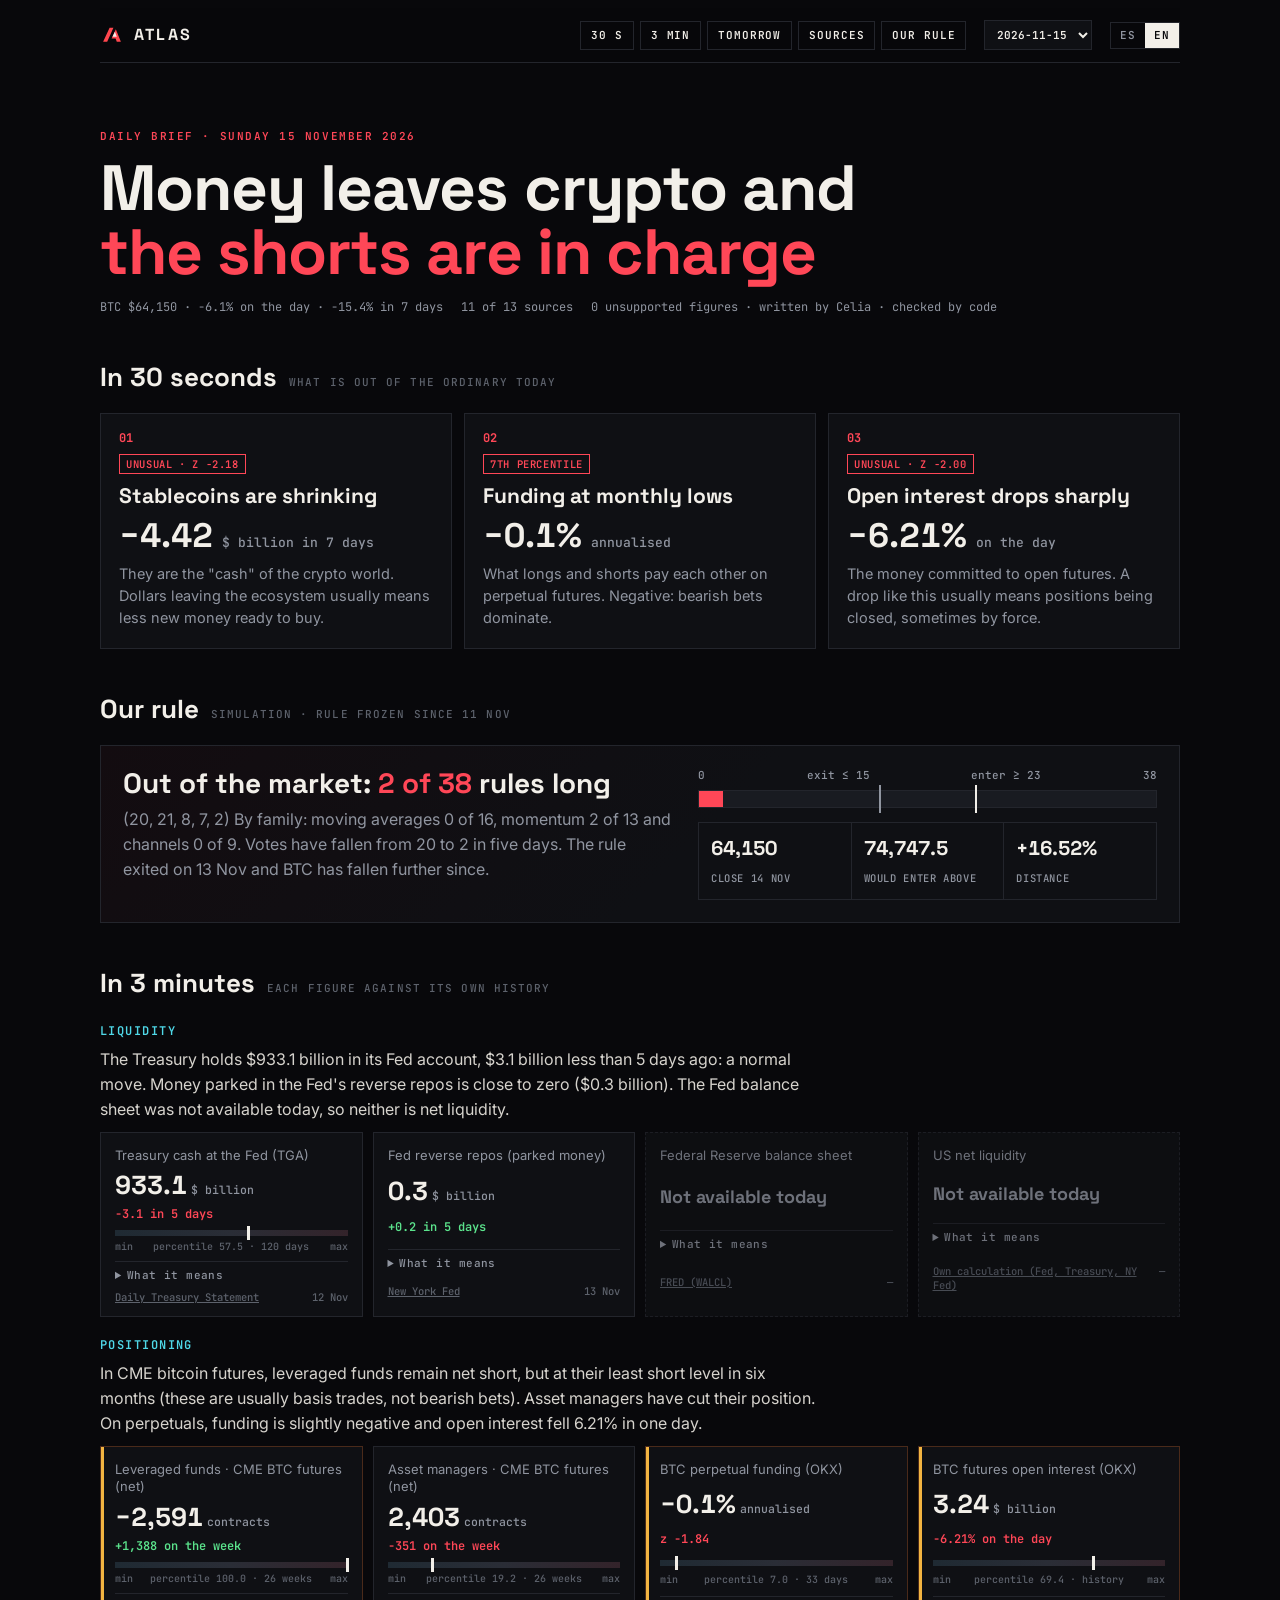
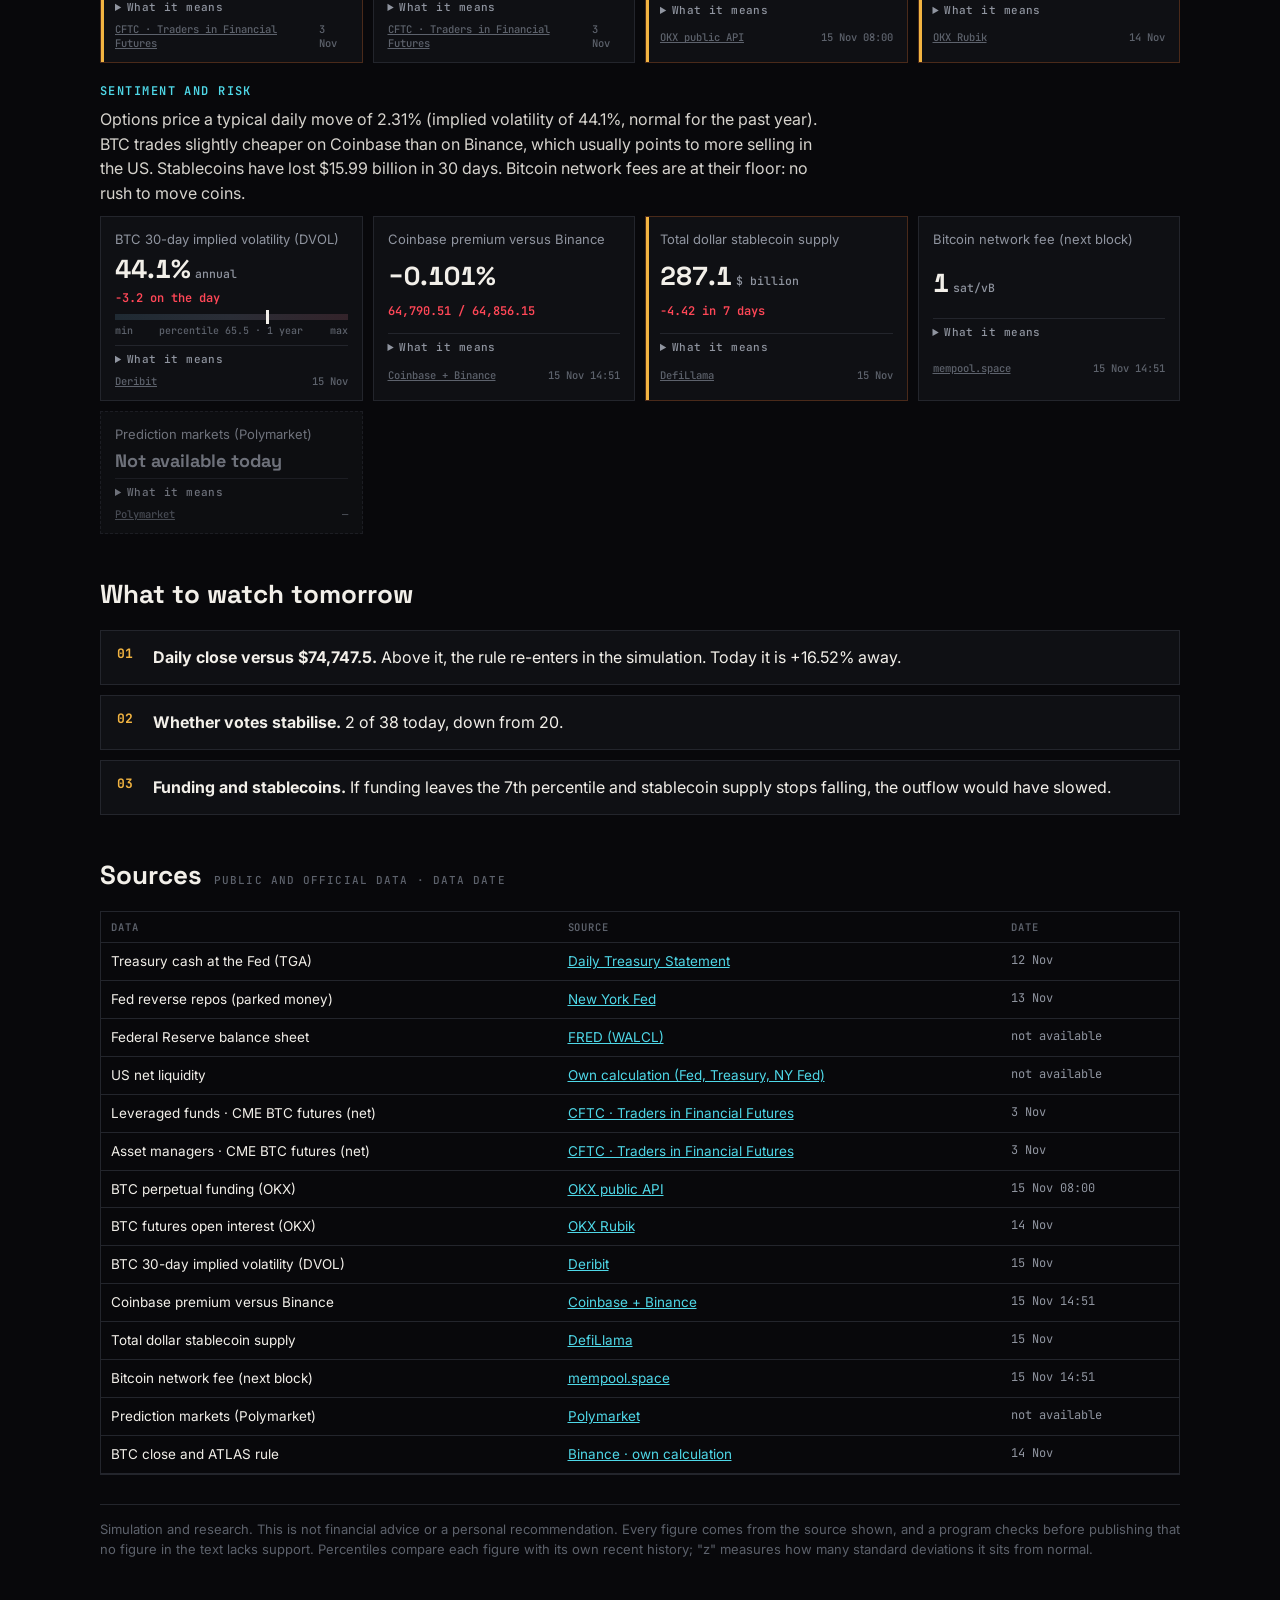
<file: parte/index.html>
<!doctype html><html lang="en"><meta charset="utf-8"><meta name="viewport" content="width=device-width,initial-scale=1">
<title>Parte ATLAS</title><link rel="icon" href="../office/mark-1.svg">
<meta name="claude:viewport-fit-sides" content="cover">
<link rel="preconnect" href="https://fonts.googleapis.com">
<link rel="stylesheet" href="https://fonts.googleapis.com/css2?family=Space+Grotesk:wght@500;700&family=Inter:wght@400;500;600&family=JetBrains+Mono:wght@400;600&display=swap">
<style>
/* Parte diario: columna de lectura con tres niveles (30 s, 3 min, a fondo). Tarjetas de dato con barra de percentil frente a su propio historial. Ambientación oscura única, a juego con la web nueva. */
:root{
  --bg:#08080b; --panel:#0f1014; --panel2:#14161b; --line:#23252c; --fg:#f2efe9; --mute:#9095a0; --dim:#5d626c;
  --red:#ff4757; --cyan:#4fd8e8; --amber:#f2b441; --ok:#5be38c;
  --f-d:"Space Grotesk","Helvetica Neue",Arial,sans-serif; --f-b:Inter,"Helvetica Neue",Arial,sans-serif; --f-m:"JetBrains Mono",ui-monospace,Consolas,monospace;
  color-scheme:dark;
}
*{box-sizing:border-box}
html,body{background:var(--bg);color:var(--fg)}
body{font-family:var(--f-b);font-size:16px;line-height:1.55;padding-left:max(16px,env(safe-area-inset-left,0px));padding-right:max(16px,env(safe-area-inset-right,0px));padding-block:0 48px}
.wrap{max-width:1080px;margin:0 auto;display:grid;gap:40px}
a{color:var(--cyan)}
.mono{font-family:var(--f-m);letter-spacing:.04em}
/* cabecera */
.top{position:sticky;top:env(safe-area-inset-top,0px);z-index:5;background:rgba(8,8,11,.92);backdrop-filter:blur(6px);border-bottom:1px solid var(--line);display:flex;flex-wrap:wrap;gap:8px 18px;align-items:center;padding-block:12px}
body::before{content:"";position:fixed;inset:0 0 auto;height:env(safe-area-inset-top,0px);z-index:10;background:var(--bg)}
.brand{display:flex;align-items:center;gap:10px;font-family:var(--f-d);font-weight:700;letter-spacing:.14em;margin-right:auto}
.brand img{width:24px;height:24px}
.nav{display:flex;gap:6px}
.nav a{font:600 11px/1 var(--f-m);letter-spacing:.08em;text-transform:uppercase;color:var(--fg);text-decoration:none;padding:8px 10px;border:1px solid var(--line)}
.nav a:hover,.nav a:focus-visible{border-color:var(--red);outline:none}
.chip{font:600 10.5px/1 var(--f-m);letter-spacing:.08em;text-transform:uppercase;padding:6px 8px;border:1px solid #5a1820;color:var(--red)}
/* portada del parte */
.hero{display:grid;gap:14px;padding-top:28px}
.eyebrow{font:600 11px/1 var(--f-m);letter-spacing:.14em;color:var(--red);text-transform:uppercase}
h1{font-family:var(--f-d);font-weight:700;font-size:clamp(34px,6vw,64px);line-height:1;margin:0;letter-spacing:-.015em;text-wrap:balance}
h1 em{font-style:normal;color:var(--red)}
.meta{font-family:var(--f-m);font-size:12px;color:var(--mute);display:flex;flex-wrap:wrap;gap:6px 18px}
h2{font-family:var(--f-d);font-weight:700;font-size:26px;margin:0;display:flex;align-items:baseline;gap:12px;text-wrap:balance}
h2 small{font:500 11px/1 var(--f-m);color:var(--dim);letter-spacing:.1em;text-transform:uppercase}
section{display:grid;gap:16px;scroll-margin-top:72px}
/* 30 segundos */
.three{display:grid;grid-template-columns:repeat(3,minmax(0,1fr));gap:12px}
.key{background:var(--panel);border:1px solid var(--line);padding:18px;display:grid;gap:10px;align-content:start;min-width:0;position:relative}
.key .n{font:700 12px/1 var(--f-m);color:var(--red)}
.key h3{font-family:var(--f-d);font-size:21px;line-height:1.15;margin:0;text-wrap:balance}
.key .big{font-family:var(--f-d);font-weight:700;font-size:34px;line-height:1;font-variant-numeric:tabular-nums}
.key .big small{font:500 13px var(--f-m);color:var(--mute)}
.key p{margin:0;color:var(--mute);font-size:14.5px}
.tag{font:600 10.5px/1 var(--f-m);letter-spacing:.06em;padding:4px 6px;border:1px solid currentColor;justify-self:start;text-transform:uppercase}
.tag.neg{color:var(--red)}.tag.pos{color:var(--ok)}.tag.neu{color:var(--amber)}
/* regla */
.rule{display:grid;grid-template-columns:minmax(0,1.2fr) minmax(0,1fr);gap:24px;border:1px solid var(--line);background:linear-gradient(135deg,#130c10,var(--panel) 55%);padding:22px}
.rule .state{font-family:var(--f-d);font-weight:700;font-size:28px;line-height:1.1}
.rule .state b{color:var(--red)}
.rule p{margin:8px 0 0;color:var(--mute)}
.gauge{display:grid;gap:8px;align-content:center}
.gbar{position:relative;height:18px;background:#191b21;border:1px solid var(--line)}
.gbar .fill{position:absolute;inset:0 auto 0 0;background:var(--red)}
.gbar .mk{position:absolute;top:-6px;bottom:-6px;width:2px;background:var(--fg)}
.gbar .mk.x{background:var(--mute)}
.glab{display:flex;justify-content:space-between;font:500 11px var(--f-m);color:var(--mute)}
.lvl{display:grid;grid-template-columns:repeat(3,minmax(0,1fr));gap:1px;background:var(--line);border:1px solid var(--line);margin-top:6px}
.lvl div{background:var(--panel);padding:10px 12px;min-width:0}
.lvl b{display:block;font-family:var(--f-d);font-size:20px;font-variant-numeric:tabular-nums}
.lvl span{font:500 10.5px var(--f-m);color:var(--mute);text-transform:uppercase;letter-spacing:.06em}
/* 3 minutos */
.block{display:grid;gap:10px}
.block h3{font:600 12px/1 var(--f-m);letter-spacing:.12em;text-transform:uppercase;color:var(--cyan);margin:6px 0 0}
.block .prose{margin:0;max-width:72ch;color:#d6d3cd}
.cards{display:grid;grid-template-columns:repeat(auto-fill,minmax(240px,1fr));gap:10px}
.card{background:var(--panel);border:1px solid var(--line);padding:14px 14px 12px;display:grid;gap:8px;min-width:0}
.card .lb{font-size:13px;color:var(--mute);line-height:1.35}
.card .v{font-family:var(--f-d);font-weight:700;font-size:26px;line-height:1;font-variant-numeric:tabular-nums}
.card .v small{font:500 11.5px var(--f-m);color:var(--mute);margin-left:4px}
.card .ch{font:600 12px var(--f-m)}
.card .ch.neg{color:var(--red)}.card .ch.pos{color:var(--ok)}.card .ch.neu{color:var(--mute)}
.pct{display:grid;gap:4px}
.pct .bar{position:relative;height:6px;background:linear-gradient(90deg,#1f2a33,#2a2d36 50%,#33232a)}
.pct .bar i{position:absolute;top:-4px;width:3px;height:14px;background:var(--fg)}
.pct .pl{display:flex;justify-content:space-between;font:500 10px var(--f-m);color:var(--dim)}
.card .src{font:500 10.5px var(--f-m);color:var(--dim);display:flex;justify-content:space-between;gap:8px}
.card .src a{color:var(--dim)}
.card.na{border-style:dashed;opacity:.75}
.card.flag{border-color:#4a2a1a;box-shadow:inset 3px 0 0 var(--amber)}
details.more{border-top:1px solid var(--line);padding-top:6px}
details.more summary{cursor:pointer;font:500 11px var(--f-m);color:var(--mute);letter-spacing:.04em}
details.more p{margin:6px 0 0;font-size:13px;color:var(--mute)}
/* vigilar y fuentes */
.watch{display:grid;gap:10px;counter-reset:w}
.watch li{list-style:none;border:1px solid var(--line);padding:14px 16px 14px 52px;position:relative;background:var(--panel)}
.watch li::before{counter-increment:w;content:counter(w,decimal-leading-zero);position:absolute;left:16px;top:14px;font:700 13px var(--f-m);color:var(--amber)}
.watch ul{padding:0;margin:0;display:grid;gap:10px}
.srcs{width:100%;border-collapse:collapse;font-size:13.5px}
.srcs th,.srcs td{text-align:left;padding:8px 10px;border-bottom:1px solid var(--line);vertical-align:top}
.srcs th{font:600 10.5px var(--f-m);color:var(--dim);letter-spacing:.08em;text-transform:uppercase}
.srcs td.d{font-family:var(--f-m);font-size:12px;color:var(--mute);white-space:nowrap}
.tw{overflow-x:auto;border:1px solid var(--line)}
span[lang]{display:contents}
.lvl b span{font:inherit;color:inherit;text-transform:none;letter-spacing:inherit}
html[data-lang="en"] [lang="es"],html:not([data-lang="en"]) [lang="en"]{display:none!important}
.lang{display:flex;border:1px solid var(--line)}
.lang button{font:600 11px/1 var(--f-m);letter-spacing:.08em;padding:7px 9px;background:none;color:var(--mute);border:0;cursor:pointer}
.lang button[aria-pressed="true"]{background:var(--fg);color:var(--bg)}
.lang button:focus-visible{outline:2px solid var(--cyan);outline-offset:1px}
.disc{font-size:13px;color:var(--dim);border-top:1px solid var(--line);padding-top:14px}
@media (max-width:820px){.three{grid-template-columns:minmax(0,1fr)}.rule{grid-template-columns:minmax(0,1fr)}.nav{display:none}}
@media (max-width:420px){.lvl{grid-template-columns:minmax(0,1fr)}}
.daysel select{font:600 11px var(--f-m);background:var(--panel);color:var(--fg);border:1px solid var(--line);padding:6px 8px}
.sr{position:absolute;width:1px;height:1px;overflow:hidden;clip:rect(0 0 0 0)}
</style>
<script>
// Copia del último parte para la vista previa sin servidor. En la web se usan parte.json y datos.json.
window.PARTE_EMBED = {
 "schema": "atlas-parte/1",
 "date": "2026-11-15",
 "es": {
  "headline": "Sale dinero de cripto y *mandan los cortos*",
  "keys": [
   {
    "fact": "stablecoins",
    "title": "Las stablecoins se encogen",
    "text": "Son el «efectivo» del mundo cripto. Que salgan dólares del ecosistema suele significar menos dinero nuevo dispuesto a comprar."
   },
   {
    "fact": "funding",
    "title": "La financiación, en mínimos del mes",
    "text": "Es lo que se pagan largos y cortos en los futuros sin vencimiento. Negativa: dominan las apuestas bajistas."
   },
   {
    "fact": "open_interest",
    "title": "El interés abierto cae de golpe",
    "text": "Es el dinero comprometido en futuros abiertos. Una caída así suele indicar posiciones que se cierran, a veces a la fuerza."
   }
  ],
  "blocks": {
   "liquidity": "El Tesoro tiene 933,1 mil millones de dólares en su cuenta de la Fed, 3,1 mil millones menos que hace 5 días: un movimiento normal. El dinero aparcado en los repos inversos de la Fed está casi a cero (0,3 mil millones). El balance de la Fed no estuvo disponible hoy, así que tampoco la liquidez neta.",
   "positioning": "En los futuros de BTC de CME, los fondos apalancados siguen netos cortos, pero en su nivel menos corto del último medio año (suelen ser arbitrajes, no apuestas bajistas). Las gestoras de activos han reducido su posición. En los perpetuos, la financiación está ligeramente negativa y el interés abierto ha caído un 6,21 % en un día.",
   "sentiment": "Las opciones descuentan un movimiento diario típico de 2,31 % (volatilidad implícita del 44,1 %, normal para el último año). BTC cotiza algo más barato en Coinbase que en Binance: suele indicar más venta en EE. UU. Las stablecoins pierden 15,99 mil millones en 30 días. Las comisiones de la red Bitcoin están en mínimos: poca prisa por mover monedas.",
   "rule": "Los votos han caído en cinco días de 20 a 2. La regla salió el 13-nov y desde entonces BTC ha caído más."
  },
  "watch": [
   "**Cierre diario frente a 74.747,5 $.** Por encima, la regla vuelve a entrar en la simulación. Hoy está a +16,52 %.",
   "**Si los votos se estabilizan.** Hoy 2 de 38, viniendo de 20.",
   "**Financiación y stablecoins.** Si la financiación sale del percentil 7 y la oferta de stablecoins deja de bajar, se habría frenado la salida de dinero."
  ]
 },
 "en": {
  "headline": "Money leaves crypto and *the shorts are in charge*",
  "keys": [
   {
    "fact": "stablecoins",
    "title": "Stablecoins are shrinking",
    "text": "They are the \"cash\" of the crypto world. Dollars leaving the ecosystem usually means less new money ready to buy."
   },
   {
    "fact": "funding",
    "title": "Funding at monthly lows",
    "text": "What longs and shorts pay each other on perpetual futures. Negative: bearish bets dominate."
   },
   {
    "fact": "open_interest",
    "title": "Open interest drops sharply",
    "text": "The money committed to open futures. A drop like this usually means positions being closed, sometimes by force."
   }
  ],
  "blocks": {
   "liquidity": "The Treasury holds $933.1 billion in its Fed account, $3.1 billion less than 5 days ago: a normal move. Money parked in the Fed's reverse repos is close to zero ($0.3 billion). The Fed balance sheet was not available today, so neither is net liquidity.",
   "positioning": "In CME bitcoin futures, leveraged funds remain net short, but at their least short level in six months (these are usually basis trades, not bearish bets). Asset managers have cut their position. On perpetuals, funding is slightly negative and open interest fell 6.21% in one day.",
   "sentiment": "Options price a typical daily move of 2.31% (implied volatility of 44.1%, normal for the past year). BTC trades slightly cheaper on Coinbase than on Binance, which usually points to more selling in the US. Stablecoins have lost $15.99 billion in 30 days. Bitcoin network fees are at their floor: no rush to move coins.",
   "rule": "Votes have fallen from 20 to 2 in five days. The rule exited on 13 Nov and BTC has fallen further since."
  },
  "watch": [
   "**Daily close versus $74,747.5.** Above it, the rule re-enters in the simulation. Today it is +16.52% away.",
   "**Whether votes stabilise.** 2 of 38 today, down from 20.",
   "**Funding and stablecoins.** If funding leaves the 7th percentile and stablecoin supply stops falling, the outflow would have slowed."
  ]
 }
};
window.DATOS_EMBED = {
 "schema": "atlas-parte-datos/1",
 "generated_utc": "2026-11-15T14:51:00+00:00",
 "sources_ok": "11/13",
 "errors": {
  "fed_balance": "HTTPError 503",
  "polymarket": "HTTPError 406"
 },
 "facts": [
  {
   "id": "tga",
   "value": 933.1,
   "unit": "bn",
   "asof": "2026-11-12",
   "change_5d": -3.1,
   "z_change_5d": -0.08,
   "percentile_120d": 57.5
  },
  {
   "id": "rrp",
   "value": 0.3,
   "unit": "bn",
   "asof": "2026-11-13",
   "change_5d": 0.2
  },
  {
   "id": "cftc_lev",
   "value": -2591,
   "unit": "contracts",
   "asof": "2026-11-03",
   "change_1w": 1388,
   "percentile_26w": 100.0
  },
  {
   "id": "cftc_am",
   "value": 2403,
   "unit": "contracts",
   "asof": "2026-11-03",
   "change_1w": -351,
   "percentile_26w": 19.2
  },
  {
   "id": "funding",
   "value": -0.0,
   "unit": "% / 8h",
   "asof": "2026-11-15 08:00",
   "annualized_pct": -0.1,
   "percentile_33d": 7.0,
   "z": -1.84
  },
  {
   "id": "open_interest",
   "value": 3.24,
   "unit": "bn",
   "asof": "2026-11-14",
   "change_1d_pct": -6.21,
   "z_change_1d": -2.0,
   "percentile_hist": 69.4
  },
  {
   "id": "dvol",
   "value": 44.1,
   "unit": "%",
   "asof": "2026-11-15",
   "change_1d": -3.2,
   "percentile_1y": 65.5,
   "move_1d_pct": 2.31
  },
  {
   "id": "coinbase_premium",
   "value": -0.101,
   "unit": "%",
   "asof": "2026-11-15 14:51",
   "coinbase": 64790.51,
   "binance": 64856.15
  },
  {
   "id": "stablecoins",
   "value": 287.1,
   "unit": "bn",
   "asof": "2026-11-15",
   "change_7d": -4.42,
   "change_30d": -15.99,
   "z_change_7d": -2.18
  },
  {
   "id": "btc_fees",
   "value": 1,
   "unit": "sat/vB",
   "asof": "2026-11-15 14:51",
   "hour_fee": 1
  },
  {
   "id": "btc_price",
   "value": 64150.0,
   "unit": "USD",
   "asof": "2026-11-14",
   "change_1d_pct": -6.1,
   "change_7d_pct": -15.44
  },
  {
   "id": "atlas_rule",
   "value": "2/38",
   "unit": "rules",
   "asof": "2026-11-14",
   "in_market": false,
   "votes_last5": [
    20,
    21,
    8,
    7,
    2
   ],
   "entry_level": 74747.5,
   "entry_distance_pct": 16.52,
   "exit_level": 73023.2,
   "exit_distance_pct": 13.83,
   "families": {
    "media": {
     "long": 0,
     "total": 16
    },
    "momentum": {
     "long": 2,
     "total": 13
    },
    "canal": {
     "long": 0,
     "total": 9
    }
   }
  }
 ],
 "unusual": [
  {
   "id": "cftc_lev",
   "metric": "percentile_26w",
   "percentile": 100.0
  },
  {
   "id": "stablecoins",
   "metric": "z_change_7d",
   "z": -2.18
  },
  {
   "id": "funding",
   "metric": "percentile_33d",
   "percentile": 7.0
  },
  {
   "id": "open_interest",
   "metric": "z_change_1d",
   "z": -2.0
  }
 ]
};
</script>
<div class="wrap">
  <header class="top">
    <div class="brand"><img src="../office/mark-1.svg" alt="" width="24" height="24">ATLAS</div>
    <nav class="nav" aria-label="Niveles de lectura"><a href="#s30">30 s</a><a href="#s3m">3 min</a><a href="#vigilar" data-t="nav_watch"></a><a href="../office/evidence.html" id="evidence-link" data-t="nav_src"></a><a href="../office/simulation.html" id="rule-link">Our rule</a></nav>
    <label class="daysel"><span class="sr" data-t="archive"></span><select id="day" aria-label="Archivo"></select></label>
    <div class="lang" role="group" aria-label="Idioma / Language"><button type="button" id="bES">ES</button><button type="button" id="bEN">EN</button></div>
  </header>

  <div class="hero">
    <div class="eyebrow" id="eyebrow"></div>
    <h1 id="headline"></h1>
    <div class="meta" id="meta"></div>
  </div>

  <section id="s30"><h2><span data-t="h30"></span> <small data-t="h30s"></small></h2><div class="three" id="keys"></div></section>

  <section id="regla"><h2><span data-t="hrule"></span> <small data-t="hrules"></small></h2>
    <div class="rule">
      <div><div class="state" id="ruleState"></div><p id="ruleText"></p></div>
      <div class="gauge">
        <div class="glab"><span>0</span><span data-t="exit15"></span><span data-t="enter23"></span><span>38</span></div>
        <div class="gbar" id="gbar" role="img"><span class="fill" id="gfill"></span><i class="mk x" style="left:39.5%"></i><i class="mk" style="left:60.5%"></i></div>
        <div class="lvl" id="lvl"></div>
      </div>
    </div>
  </section>

  <section id="s3m"><h2><span data-t="h3m"></span> <small data-t="h3ms"></small></h2>
    <div class="block"><h3 data-t="liq"></h3><p class="prose" id="b-liquidity"></p><div class="cards" id="c-liq"></div></div>
    <div class="block"><h3 data-t="pos"></h3><p class="prose" id="b-positioning"></p><div class="cards" id="c-pos"></div></div>
    <div class="block"><h3 data-t="sen"></h3><p class="prose" id="b-sentiment"></p><div class="cards" id="c-sen"></div></div>
  </section>

  <section id="vigilar"><h2 data-t="hwatch"></h2><div class="watch"><ul id="watch"></ul></div></section>

  <section id="fuentes"><h2><span data-t="hsrc"></span> <small data-t="hsrcs"></small></h2>
    <div class="tw"><table class="srcs"><thead><tr><th data-t="th1"></th><th data-t="th2"></th><th data-t="th3"></th></tr></thead><tbody id="srcs"></tbody></table></div>
    <p class="disc" data-t="disc"></p>
  </section>
</div>

<script>
/* ATLAS · Parte diario. Plantilla única: lee parte.json (texto de Celia, ES/EN) y datos.json (cifras de las fuentes).
   Archivo: ?d=AAAA-MM-DD carga archivo/AAAA-MM-DD/. La lista de días sale de index.json.
   Las cifras de las tarjetas las formatea este código a partir de datos.json, nunca el texto del modelo. */
const T = {
  es:{nav_watch:"Mañana",nav_src:"Fuentes",archive:"Archivo",h30:"En 30 segundos",h30s:"lo que se sale de lo normal hoy",hrule:"Nuestra regla",hrules:"simulación · regla congelada desde el 11-nov",
      exit15:"sale ≤ 15",enter23:"entra ≥ 23",h3m:"En 3 minutos",h3ms:"cada dato frente a su propio historial",liq:"Liquidez",pos:"Posicionamiento",sen:"Sentimiento y riesgo",
      hwatch:"Qué vigilar mañana",hsrc:"Fuentes",hsrcs:"datos públicos y oficiales · fecha del dato",th1:"Dato",th2:"Fuente",th3:"Fecha",
      disc:"Simulación e investigación. No es asesoramiento financiero ni una recomendación personal. Cada cifra procede de la fuente indicada y un programa comprueba antes de publicar que ninguna cifra del texto carece de respaldo. Los percentiles comparan el dato con su propio historial reciente; «z» mide cuántas desviaciones típicas se aleja de lo normal.",
      eyebrow:d=>"Parte diario · "+d, sources:(a,b)=>`${a} de ${b} fuentes`, checked:"0 cifras sin respaldo · escrito por Celia · auditado por código",
      out:"Fuera del mercado", in:"Dentro del mercado", rulesLong:"reglas en largo", close:"cierre", enterAbove:"entraría por encima", exitBelow:"saldría en o por debajo", dist:"distancia",
      na:"Hoy no disponible", what:"Qué significa", min:"mín.", max:"máx.", pct:"percentil", unusualZ:"Inusual · z", pctTag:p=>`Percentil ${p}`, ruleRow:"Cierre de BTC y regla ATLAS", own:"Binance · cálculo propio", naShort:"no disponible", locale:"es-ES"},
  en:{nav_watch:"Tomorrow",nav_src:"Sources",archive:"Archive",h30:"In 30 seconds",h30s:"what is out of the ordinary today",hrule:"Our rule",hrules:"simulation · rule frozen since 11 Nov",
      exit15:"exit ≤ 15",enter23:"enter ≥ 23",h3m:"In 3 minutes",h3ms:"each figure against its own history",liq:"Liquidity",pos:"Positioning",sen:"Sentiment and risk",
      hwatch:"What to watch tomorrow",hsrc:"Sources",hsrcs:"public and official data · data date",th1:"Data",th2:"Source",th3:"Date",
      disc:"Simulation and research. This is not financial advice or a personal recommendation. Every figure comes from the source shown, and a program checks before publishing that no figure in the text lacks support. Percentiles compare each figure with its own recent history; \"z\" measures how many standard deviations it sits from normal.",
      eyebrow:d=>"Daily brief · "+d, sources:(a,b)=>`${a} of ${b} sources`, checked:"0 unsupported figures · written by Celia · checked by code",
      out:"Out of the market", in:"In the market", rulesLong:"rules long", close:"close", enterAbove:"would enter above", exitBelow:"would exit at or below", dist:"distance",
      na:"Not available today", what:"What it means", min:"min", max:"max", pct:"percentile", unusualZ:"Unusual · z", pctTag:p=>`${p}th percentile`, ruleRow:"BTC close and ATLAS rule", own:"Binance · own calculation", naShort:"not available", locale:"en-GB"}
};
// Definición de cada tarjeta: etiqueta, cifra principal, variación, percentil, fuente y explicación (ES/EN)
const CARDS = {
  tga:{g:"c-liq",lb:["Saldo del Tesoro en la Fed (TGA)","Treasury cash at the Fed (TGA)"],v:f=>[f.value,1],u:["mil millones $","$ billion"],ch:f=>f.change_5d!=null&&[f.change_5d,1,["en 5 días","in 5 days"]],p:"percentile_120d",pl:["120 días","120 days"],src:"Daily Treasury Statement",url:"https://fiscaldata.treasury.gov/datasets/daily-treasury-statement/",m:["Si sube, el Tesoro retira liquidez del sistema; si baja, la inyecta.","When it rises, the Treasury drains liquidity from the system; when it falls, it adds it."]},
  rrp:{g:"c-liq",lb:["Repos inversos de la Fed (dinero aparcado)","Fed reverse repos (parked money)"],v:f=>[f.value,1],u:["mil millones $","$ billion"],ch:f=>f.change_5d!=null&&[f.change_5d,1,["en 5 días","in 5 days"]],src:["Fed de Nueva York","New York Fed"],url:"https://www.newyorkfed.org/markets/desk-operations/reverse-repo",m:["Dinero de fondos monetarios aparcado en la Fed. Si baja, ese dinero vuelve a circular.","Money market fund cash parked at the Fed. When it falls, that money flows back into markets."]},
  fed_balance:{g:"c-liq",lb:["Balance de la Reserva Federal","Federal Reserve balance sheet"],v:f=>[f.value,3],u:["billones $","$ trillion"],ch:f=>f.change_1w!=null&&[f.change_1w,1,["mil millones en la semana","billion on the week"]],src:"FRED (WALCL)",url:"https://fred.stlouisfed.org/series/WALCL",m:["Si el balance encoge, sale liquidez del sistema.","When the balance sheet shrinks, liquidity leaves the system."]},
  net_liquidity:{g:"c-liq",lb:["Liquidez neta en EE. UU.","US net liquidity"],v:f=>[f.value,3],u:["billones $","$ trillion"],ch:f=>f.change_1w!=null&&[f.change_1w,1,["mil millones en la semana","billion on the week"]],p:"percentile_60w",pl:["60 semanas","60 weeks"],src:["Cálculo propio (Fed, Tesoro, NY Fed)","Own calculation (Fed, Treasury, NY Fed)"],url:"https://fred.stlouisfed.org/series/WALCL",m:["Balance de la Fed menos la cuenta del Tesoro y los repos inversos. Muy seguido por fondos macro.","Fed balance sheet minus Treasury cash and reverse repos. Closely watched by macro funds."]},
  cftc_lev:{g:"c-pos",lb:["Fondos apalancados · futuros BTC CME (neto)","Leveraged funds · CME BTC futures (net)"],v:f=>[f.value,0],u:["contratos","contracts"],ch:f=>[f.change_1w,0,["en la semana","on the week"]],p:"percentile_26w",pl:["26 semanas","26 weeks"],src:"CFTC · Traders in Financial Futures",url:"https://www.cftc.gov/MarketReports/CommitmentsofTraders/index.htm",m:["Suelen ser fondos que arbitran la base: un neto corto no es necesariamente una apuesta bajista.","Usually basis-trading funds: a net short is not necessarily a bearish bet."]},
  cftc_am:{g:"c-pos",lb:["Gestoras de activos · futuros BTC CME (neto)","Asset managers · CME BTC futures (net)"],v:f=>[f.value,0],u:["contratos","contracts"],ch:f=>[f.change_1w,0,["en la semana","on the week"]],p:"percentile_26w",pl:["26 semanas","26 weeks"],src:"CFTC · Traders in Financial Futures",url:"https://www.cftc.gov/MarketReports/CommitmentsofTraders/index.htm",m:["Posición de gestoras tradicionales en futuros de bitcoin.","Traditional asset managers' position in bitcoin futures."]},
  funding:{g:"c-pos",lb:["Financiación de perpetuos BTC (OKX)","BTC perpetual funding (OKX)"],v:f=>[f.annualized_pct,1,"%"],u:["anualizado","annualised"],ch:f=>f.z!=null&&[null,null,null,"z "+f.z],p:"percentile_33d",pl:["33 días","33 days"],src:["OKX API pública","OKX public API"],url:"https://www.okx.com/trade-swap/btc-usdt-swap",m:["Positiva: los largos pagan a los cortos. Negativa: domina el corto.","Positive: longs pay shorts. Negative: shorts dominate."]},
  open_interest:{g:"c-pos",lb:["Interés abierto en futuros BTC (OKX)","BTC futures open interest (OKX)"],v:f=>[f.value,2],u:["mil millones $","$ billion"],ch:f=>[f.change_1d_pct,2,["% en el día","% on the day"]],p:"percentile_hist",pl:["histórico","history"],src:"OKX Rubik",url:"https://www.okx.com/markets/data",m:["Si baja de golpe, hay cierres de posiciones, a menudo forzados.","A sudden drop means positions being closed, often forced."]},
  dvol:{g:"c-sen",lb:["Volatilidad implícita BTC 30 días (DVOL)","BTC 30-day implied volatility (DVOL)"],v:f=>[f.value,1,"%"],u:["anual","annual"],ch:f=>[f.change_1d,1,["en el día","on the day"]],p:"percentile_1y",pl:["1 año","1 year"],src:"Deribit",url:"https://www.deribit.com/statistics/BTC/volatility-index",m:f=>[`Lo que pagan las opciones por protegerse. Equivale a un movimiento diario típico de ${n(f.move_1d_pct,2,"es")} %.`,`What options pay for protection. Equivalent to a typical daily move of ${n(f.move_1d_pct,2,"en")}%.`]},
  coinbase_premium:{g:"c-sen",lb:["Prima de Coinbase frente a Binance","Coinbase premium versus Binance"],v:f=>[f.value,3,"%"],u:["",""],ch:f=>[null,null,null,null,f],src:"Coinbase + Binance",url:"https://www.coinbase.com/price/bitcoin",m:["Positiva: compra estadounidense más fuerte. Negativa: más venta en EE. UU. Incluye la diferencia entre dólar y USDT.","Positive: stronger US buying. Negative: more selling in the US. Includes the gap between the dollar and USDT."]},
  stablecoins:{g:"c-sen",lb:["Oferta total de stablecoins en dólares","Total dollar stablecoin supply"],v:f=>[f.value,1],u:["mil millones $","$ billion"],ch:f=>[f.change_7d,2,["en 7 días","in 7 days"]],src:"DefiLlama",url:"https://defillama.com/stablecoins",m:["Dinero que entra al ecosistema cripto (se emite) o sale (se quema).","Money entering the crypto ecosystem (minted) or leaving it (burned)."]},
  btc_fees:{g:"c-sen",lb:["Comisión de la red Bitcoin (siguiente bloque)","Bitcoin network fee (next block)"],v:f=>[f.value,0],u:["sat/vB","sat/vB"],src:"mempool.space",url:"https://mempool.space",m:["Comisiones altas = mucha actividad en cadena.","High fees = heavy on-chain activity."]},
  polymarket:{g:"c-sen",lb:["Mercados de predicción (Polymarket)","Prediction markets (Polymarket)"],list:true,src:"Polymarket",url:"https://polymarket.com",m:["Probabilidades con dinero detrás. No son previsiones de ATLAS.","Odds with money behind them. Not ATLAS forecasts."]}
};
const ERRMAP = {fed_balance:["fed_balance","net_liquidity"], polymarket:["polymarket"], tga:["tga","net_liquidity"], rrp:["rrp","net_liquidity"], cftc:["cftc_lev","cftc_am"], funding:["funding"], open_interest:["open_interest"], dvol:["dvol"], coinbase_premium:["coinbase_premium"], stablecoins:["stablecoins"], mempool:["btc_fees"]};
let LANG = "es", P = null, D = null;
const n = (x, d, l = LANG) => x == null ? "—" : Number(x).toLocaleString(T[l].locale, {minimumFractionDigits:d, maximumFractionDigits:d});
const sgn = x => (x > 0 ? "+" : x < 0 ? "−" : "") ;
const nn = (x, d) => sgn(x) + n(Math.abs(x), d);
const pick = (v, i = LANG === "es" ? 0 : 1) => Array.isArray(v) ? v[i] : v;
const esc = s => String(s).replace(/[&<>"]/g, c => ({"&":"&amp;","<":"&lt;",">":"&gt;",'"':"&quot;"}[c]));
const md = s => esc(s).replace(/\*\*(.+?)\*\*/g, "<b>$1</b>").replace(/\*(.+?)\*/g, "<em>$1</em>");
const fdate = (s, l = LANG) => { if (!s) return "—"; const [d, t] = s.split(" "); const dt = new Date(d + "T12:00:00Z");
  const txt = dt.toLocaleDateString(T[l].locale, {day:"numeric", month:"short"}); return t ? txt + " " + t : txt; };
const fact = id => D.facts.find(f => f.id === id);

function cardHTML(id){
  const c = CARDS[id], f = fact(id), lb = pick(c.lb), src = pick(c.src), t = T[LANG];
  const foot = `<div class="src"><a href="${c.url}" target="_blank" rel="noopener">${esc(src)}</a><span>${f ? fdate(f.asof) : "—"}</span></div>`;
  if (!f) return `<article class="card na"><div class="lb">${esc(lb)}</div><div class="v" style="font-size:18px;color:var(--mute)">${t.na}</div><details class="more"><summary>${t.what}</summary><p>${esc(pick(c.m))}</p></details>${foot}</article>`;
  if (c.list) return `<article class="card"><div class="lb">${esc(lb)}</div>${(f.value||[]).slice(0,4).map(x=>`<div class="ch neu" style="color:var(--fg)">${esc(x.market)} · <b>${esc(x.odds)}</b></div>`).join("")}<details class="more"><summary>${t.what}</summary><p>${esc(pick(c.m))}</p></details>${foot}</article>`;
  const [val, dec, suf] = c.v(f); let ch = "", cls = "neu";
  const cc = c.ch && c.ch(f);
  if (cc) { if (cc[4]) { ch = `${n(cc[4].coinbase,2)} / ${n(cc[4].binance,2)}`; cls = val < 0 ? "neg" : "pos"; }
    else if (cc[3]) { ch = cc[3].replace("-", "−").replace(".", LANG === "es" ? "," : "."); cls = "neg"; }
    else { ch = `${nn(cc[0], cc[1])}${pick(cc[2]).startsWith("%") ? "" : " "}${pick(cc[2])}`; cls = cc[0] < 0 ? "neg" : cc[0] > 0 ? "pos" : "neu"; } }
  const pv = c.p && f[c.p] != null ? f[c.p] : null;
  const pct = pv == null ? "" : `<div class="pct"><div class="bar"><i style="left:calc(${pv}% - 1.5px)"></i></div><div class="pl"><span>${t.min}</span><span>${t.pct} ${n(pv,1)} · ${pick(c.pl)}</span><span>${t.max}</span></div></div>`;
  const flag = D.unusual.some(u => u.id === id);
  const valTxt = (val < 0 ? "−" : "") + n(Math.abs(val), dec) + (suf ? (LANG === "es" ? " " : "") + suf : "");
  const m = typeof c.m === "function" ? pick(c.m(f)) : pick(c.m);
  return `<article class="card${flag?" flag":""}"><div class="lb">${esc(lb)}</div><div class="v">${valTxt}<small>${pick(c.u)}</small></div>${ch?`<div class="ch ${cls}">${ch}</div>`:""}${pct}
    <details class="more"><summary>${t.what}</summary><p>${esc(m)}</p></details>${foot}</article>`;
}

function keyHTML(k, i){
  const f = fact(k.fact), u = D.unusual.find(x => x.id === k.fact), t = T[LANG]; let big = "", unit = "", tag = "";
  if (f) { const c = CARDS[k.fact]; const cc = c && c.ch && c.ch(f);
    if (k.fact === "funding") { big = nn(f.annualized_pct, 1) + (LANG==="es"?" %":"%"); unit = pick(c.u); }
    else if (cc && cc[0] != null) { big = nn(cc[0], cc[1]) + (pick(cc[2]).startsWith("%") ? (LANG==="es"?" %":"%") : ""); unit = pick(cc[2]).replace(/^%\s*/, ""); if (!pick(cc[2]).startsWith("%")) unit = pick(c.u) + " " + unit; }
    else { const [v, d, s] = c.v(f); big = nn(v, d) + (s || ""); unit = pick(c.u); } }
  if (u) tag = u.z != null ? `${t.unusualZ} ${nn(u.z,2)}` : t.pctTag(n(u.percentile,0));
  return `<article class="key"><span class="n">0${i+1}</span>${tag?`<span class="tag neg">${tag}</span>`:""}<h3>${esc(k.title)}</h3>${big?`<div class="big">${big} <small>${esc(unit)}</small></div>`:""}<p>${esc(k.text)}</p></article>`;
}

function render(){
  const t = T[LANG], L = P[LANG];
  document.documentElement.lang = LANG;
  document.querySelectorAll("[data-t]").forEach(e => e.textContent = t[e.dataset.t]);
  document.getElementById("bES").setAttribute("aria-pressed", LANG === "es"); document.getElementById("bEN").setAttribute("aria-pressed", LANG === "en");
  const longDate = new Date(P.date + "T12:00:00Z").toLocaleDateString(t.locale, {weekday:"long", day:"numeric", month:"long", year:"numeric"});
  document.getElementById("eyebrow").textContent = t.eyebrow(longDate);
  document.getElementById("headline").innerHTML = md(L.headline);
  document.title = (LANG === "es" ? "Parte ATLAS · " : "ATLAS Daily Brief · ") + P.date;
  const px = fact("btc_price"), [ok, tot] = D.sources_ok.split("/");
  document.getElementById("meta").innerHTML = (px ? `<span>BTC ${LANG==="es" ? n(px.value,0)+" $" : "$"+n(px.value,0)} · ${nn(px.change_1d_pct,1)}${LANG==="es"?" %":"%"} ${LANG==="es"?"en el día":"on the day"} · ${nn(px.change_7d_pct,1)}${LANG==="es"?" %":"%"} ${LANG==="es"?"en 7 días":"in 7 days"}</span>` : "") + `<span>${t.sources(ok, tot)}</span><span>${t.checked}</span>`;
  document.getElementById("keys").innerHTML = L.keys.map(keyHTML).join("");
  const r = fact("atlas_rule");
  if (r) { const [v, of] = r.value.split("/").map(Number);
    document.getElementById("ruleState").innerHTML = `${r.in_market ? t.in : t.out}: <b>${v} ${LANG==="es"?"de":"of"} ${of}</b> ${t.rulesLong}`;
    const fam = r.families || {}; const famTxt = LANG === "es" ? `Por familias: medias ${fam.media?.long} de ${fam.media?.total}, momentum ${fam.momentum?.long} de ${fam.momentum?.total} y canales ${fam.canal?.long} de ${fam.canal?.total}. ` : `By family: moving averages ${fam.media?.long} of ${fam.media?.total}, momentum ${fam.momentum?.long} of ${fam.momentum?.total} and channels ${fam.canal?.long} of ${fam.canal?.total}. `;
    document.getElementById("ruleText").textContent = `(${r.votes_last5.join(", ")}) ` + famTxt + (L.blocks.rule || "");
    document.getElementById("gfill").style.width = (v / of * 100) + "%"; document.getElementById("gbar").setAttribute("aria-label", `${v}/${of}`);
    const lvl = r.in_market ? r.exit_level : r.entry_level, dist = r.in_market ? r.exit_distance_pct : r.entry_distance_pct;
    document.getElementById("lvl").innerHTML = `<div><b>${n(px ? px.value : 0, 0)}</b><span>${t.close} ${fdate(r.asof)}</span></div><div><b>${n(lvl,1)}</b><span>${r.in_market ? t.exitBelow : t.enterAbove}</span></div><div><b>${nn(dist,2)}${LANG==="es"?" %":"%"}</b><span>${t.dist}</span></div>`; }
  ["liquidity","positioning","sentiment"].forEach(b => document.getElementById("b-" + b).textContent = L.blocks[b] || "");
  ["c-liq","c-pos","c-sen"].forEach(g => document.getElementById(g).innerHTML = "");
  const failed = new Set(Object.keys(D.errors || {}).flatMap(k => ERRMAP[k] || [k]));
  Object.keys(CARDS).forEach(id => { if (fact(id) || failed.has(id)) document.getElementById(CARDS[id].g).insertAdjacentHTML("beforeend", cardHTML(id)); });
  document.getElementById("watch").innerHTML = L.watch.map(w => `<li>${md(w)}</li>`).join("");
  document.getElementById("srcs").innerHTML = Object.keys(CARDS).filter(id => fact(id) || failed.has(id)).map(id => { const c = CARDS[id], f = fact(id);
    return `<tr><td>${esc(pick(c.lb))}</td><td><a href="${c.url}" target="_blank" rel="noopener">${esc(pick(c.src))}</a></td><td class="d">${f ? fdate(f.asof) : t.naShort}</td></tr>`; }).join("")
    + (r ? `<tr><td>${t.ruleRow}</td><td><a href="https://data-api.binance.vision" target="_blank" rel="noopener">${t.own}</a></td><td class="d">${fdate(r.asof)}</td></tr>` : "");
}

async function load(day){
  const base = day ? `archivo/${day}/` : "";
  try { const [p, d] = await Promise.all([fetch(base + "parte.json", {cache:"no-store"}), fetch(base + "datos.json", {cache:"no-store"})]);
    if (!p.ok || !d.ok) throw 0; P = await p.json(); D = await d.json(); }
  catch (e) { P = window.PARTE_EMBED; D = window.DATOS_EMBED; }   // vista previa sin servidor
  render();
}
async function init(){
  let days = [];
  try { const r = await fetch("index.json", {cache:"no-store"}); if (r.ok) days = (await r.json()).days || []; } catch (e) {}
  const q = new URLSearchParams(location.search).get("d");
  const sel = document.getElementById("day");
  sel.innerHTML = (days.length ? days : [window.PARTE_EMBED?.date].filter(Boolean)).slice().reverse().map(d => `<option value="${d}">${d}</option>`).join("");
  if (q) sel.value = q;
  sel.onchange = () => { const d = sel.value, latest = days[days.length - 1]; history.replaceState(null, "", d === latest ? location.pathname : "?d=" + d); load(d === latest ? null : d); };
  let l = "en";
  try { l = localStorage.getItem("atlas-lang") || l; } catch (e) {}
  if (location.hash === "#en" || location.hash === "#es") l = location.hash.slice(1);
  LANG = l;
  function updateLinks(){
    document.documentElement.lang = LANG;
    const query = LANG === "es" ? "?lang=es" : "";
    document.getElementById("evidence-link").href = "../office/evidence.html"+query;
    const rule = document.getElementById("rule-link");
    rule.href = "../office/simulation.html"+query;
    rule.textContent = LANG === "es" ? "Nuestra regla" : "Our rule";
  }
  updateLinks();
  const setLang = x => { LANG = x; updateLinks(); try { localStorage.setItem("atlas-lang", x); } catch (e) {} if (P) render(); };
  document.getElementById("bES").onclick = () => setLang("es"); document.getElementById("bEN").onclick = () => setLang("en");
  await load(q && q !== days[days.length - 1] ? q : null);
}
init();
</script>
</file>
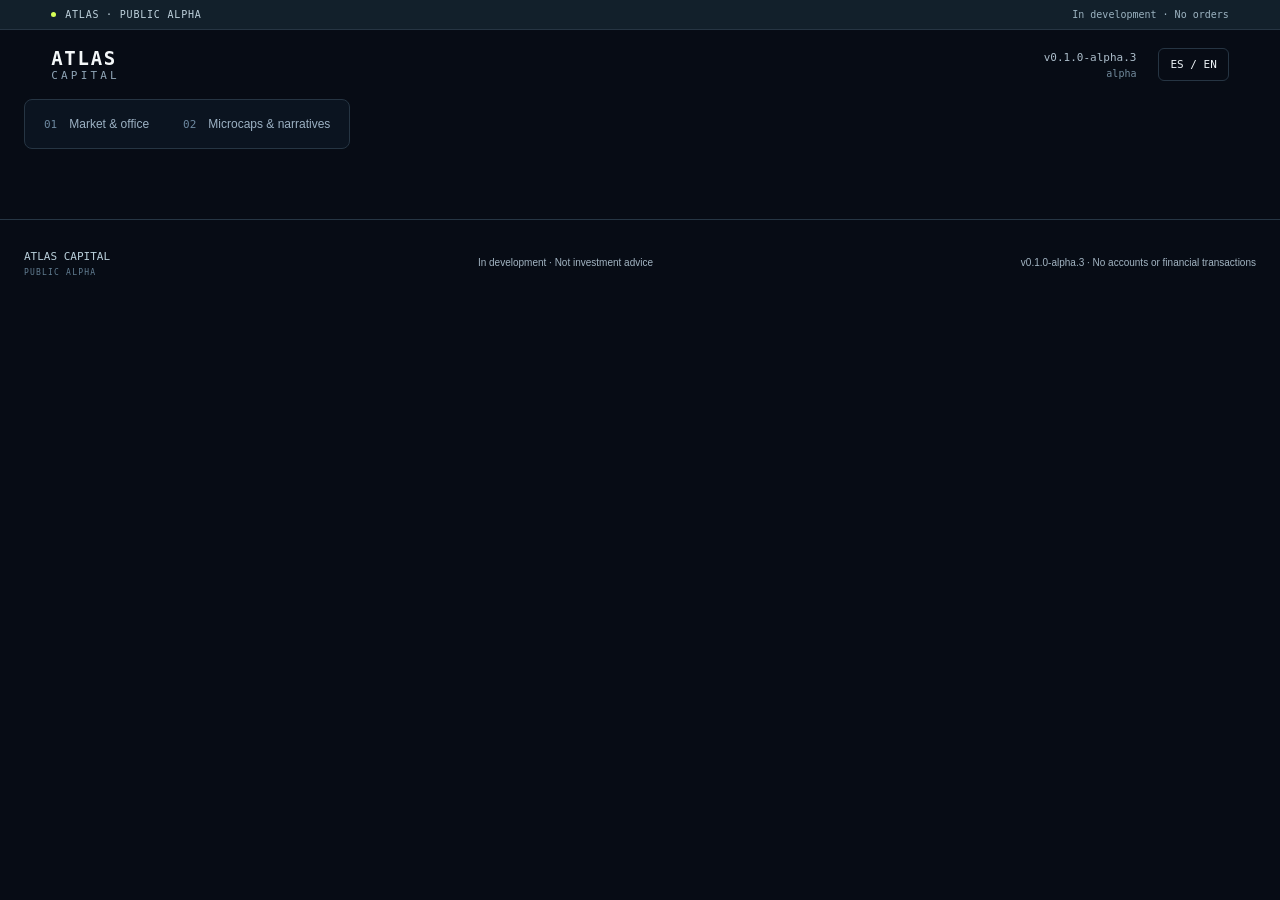
<file: planta02.html>
<!doctype html><html lang="en"><head><meta charset="utf-8"><meta http-equiv="refresh" content="0;url=office/planta02.html"><title>ATLAS — Floor 02</title></head><body><a href="office/planta02.html">Open Floor 02</a></body></html>
</file>
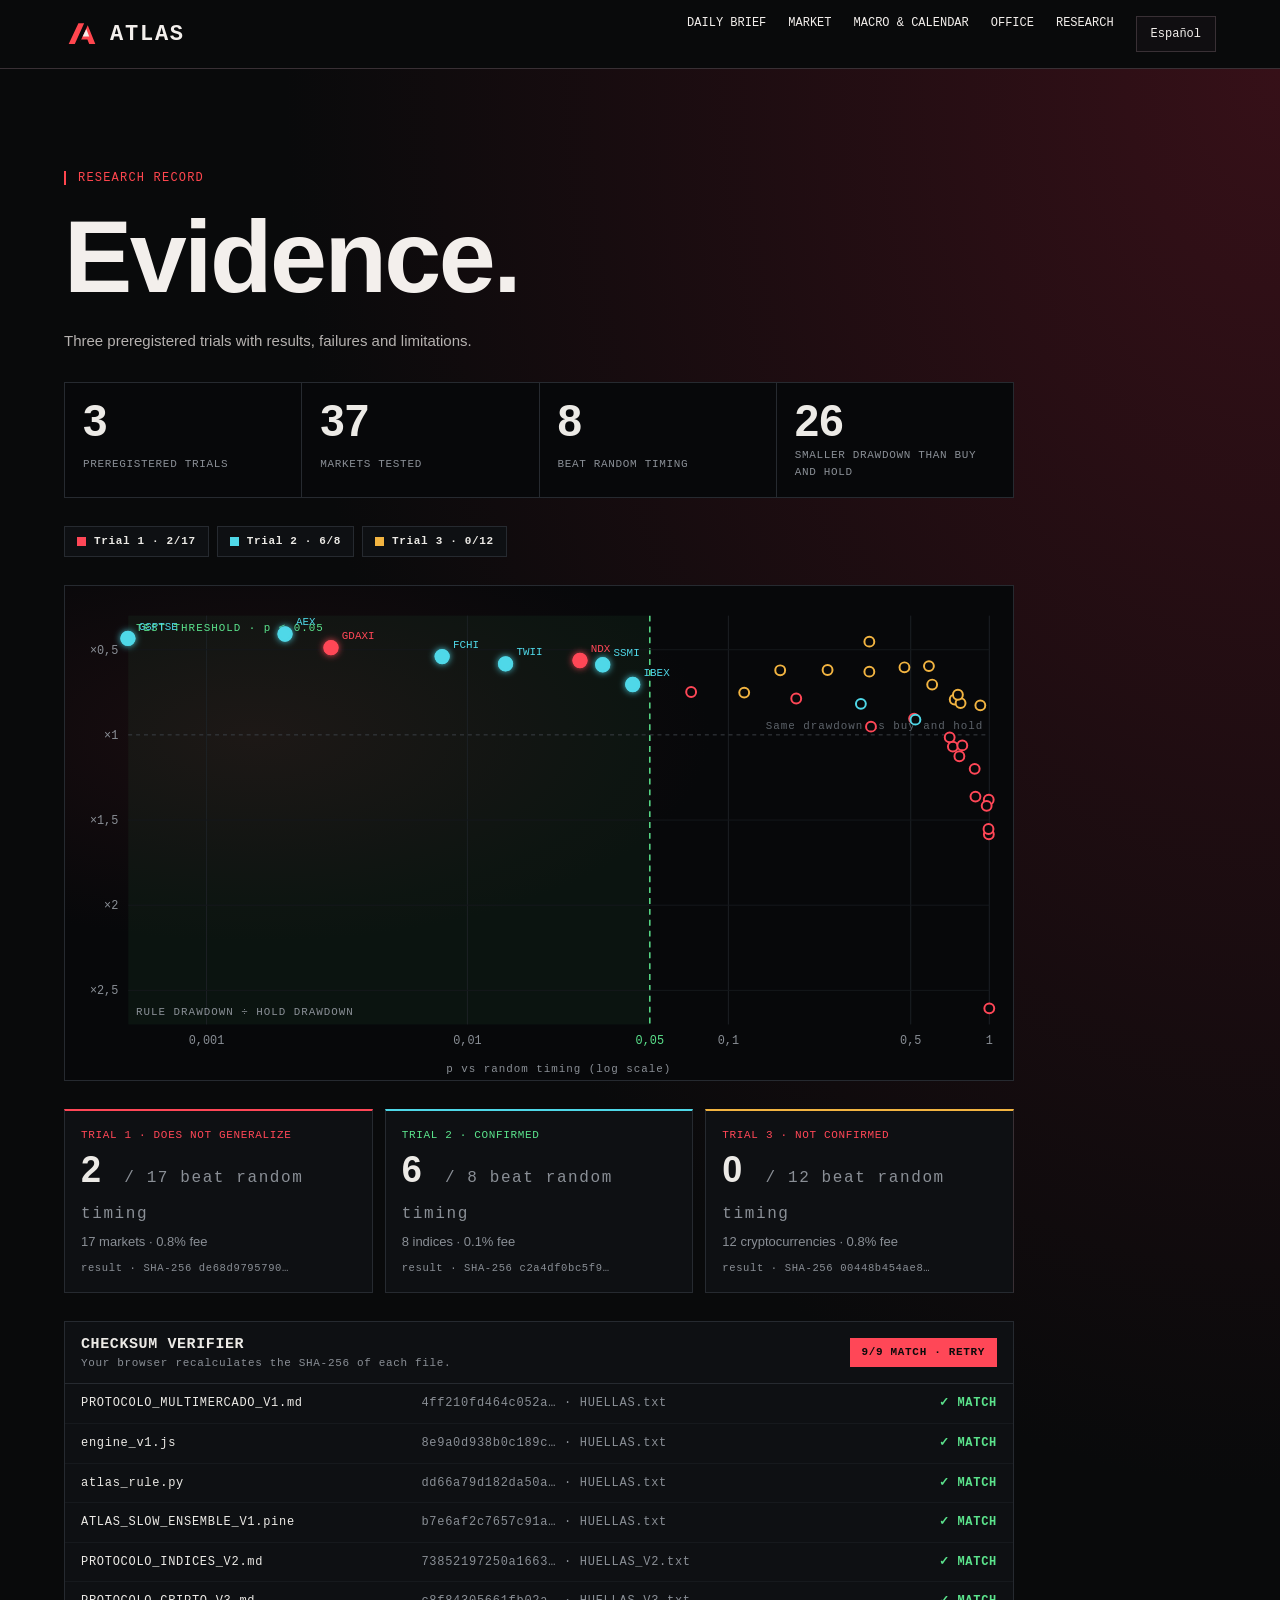
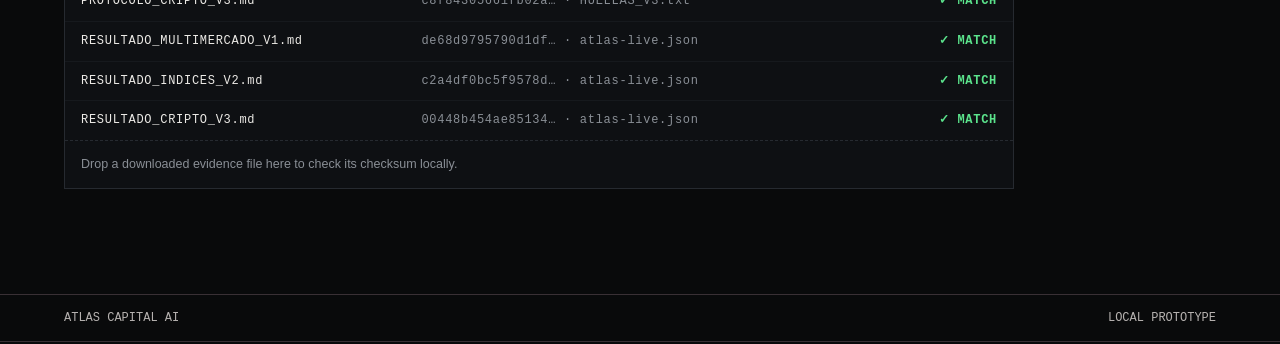
<file: office/evidence.html>
<!doctype html>
<html lang="es"><head><meta charset="utf-8"><meta name="viewport" content="width=device-width,initial-scale=1"><title>ATLAS / evidence</title><link rel="stylesheet" href="atlas.css"><link rel="stylesheet" href="sections.css"><script src="language.js" defer></script><script src="evidence-mount.js" defer></script></head>
<body data-page="evidence"><header><a class="brand" href="index.html"><img src="mark-1.svg" alt="">ATLAS</a><nav aria-label="ATLAS"><a href="../parte/" data-es="Parte diario">Daily brief</a><a href="index.html#market" data-es="Mercado">Market</a><a href="index.html#macro-brief" data-es="Macro y agenda">Macro &amp; calendar</a><a href="office.html" data-es="Oficina">Office</a><a href="index.html#research" data-es="Investigación">Research</a></nav></header><main class="record-page"><p class="kicker">REGISTRO DE INVESTIGACIÓN</p><h1>Evidencia.</h1><p class="intro">Tres pruebas prerregistradas con resultados, fallos y limitaciones.</p><div id="atlas-evidence" class="records"></div><p id="load-error" role="status"></p></main><footer>ATLAS CAPITAL AI <span>PROTOTIPO LOCAL</span></footer></body></html>
</file>
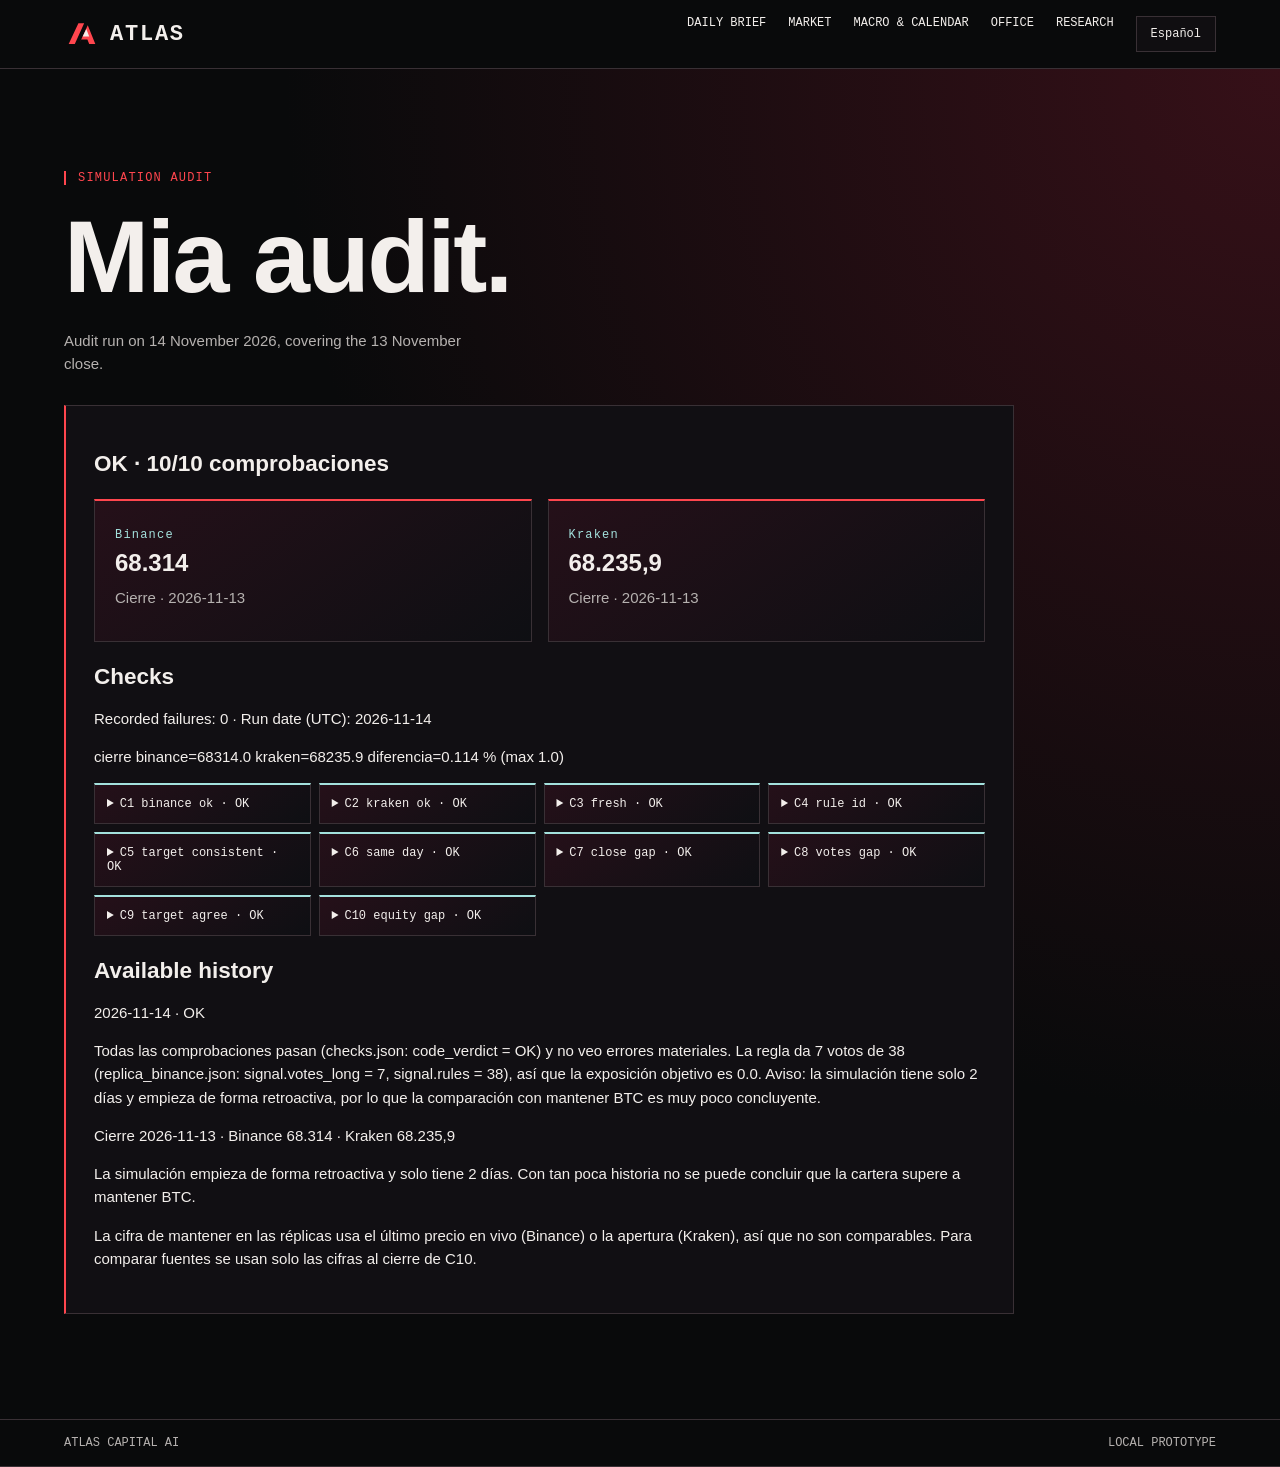
<file: office/mia.html>
<!doctype html>
<html lang="es"><head><meta charset="utf-8"><meta name="viewport" content="width=device-width,initial-scale=1"><title>ATLAS / mia</title><link rel="stylesheet" href="atlas.css"><link rel="stylesheet" href="sections.css"><link rel="stylesheet" href="diagnostics.css"><script src="diagnostics.js" defer></script><script src="language.js" defer></script><script src="observations.js" defer></script></head>
<body data-page="mia"><header><a class="brand" href="index.html"><img src="mark-1.svg" alt="">ATLAS</a><nav aria-label="ATLAS"><a href="../parte/" data-es="Parte diario">Daily brief</a><a href="index.html#market" data-es="Mercado">Market</a><a href="index.html#macro-brief" data-es="Macro y agenda">Macro &amp; calendar</a><a href="office.html" data-es="Oficina">Office</a><a href="index.html#research" data-es="Investigación">Research</a></nav></header><main class="record-page"><p class="kicker">CONTROL DE SIMULACIÓN</p><h1>Auditoría de Mia.</h1><p class="intro">Ejecución del 14 de noviembre de 2026. Cierre auditado del 13 de noviembre.</p><div id="audit" class="console"></div><p id="load-error" role="status"></p></main><footer>ATLAS CAPITAL AI <span>PROTOTIPO LOCAL</span></footer></body></html>
</file>
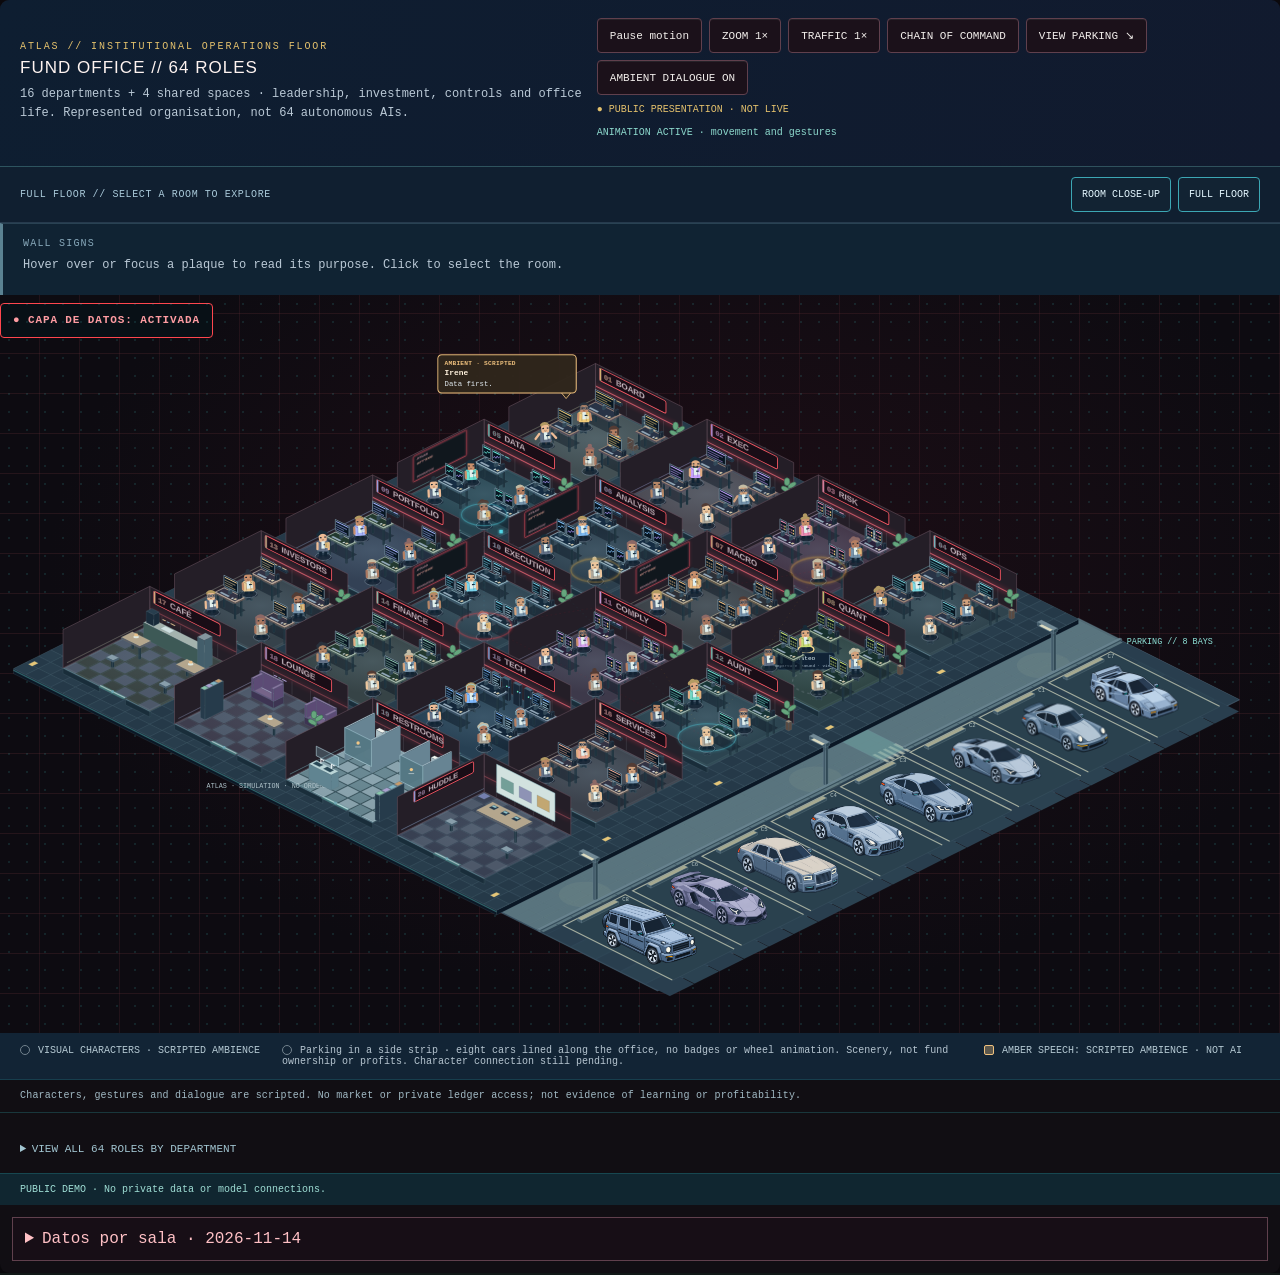
<file: office/quiet-embed.html>
<!doctype html><html lang="en"><head><meta charset="utf-8"><meta name="viewport" content="width=device-width,initial-scale=1"><title>ATLAS original office — local study</title><link rel="stylesheet" href="agent-office.css"><link rel="stylesheet" href="public-design-v8.css"><style>html,body{margin:0;background:#111817!important}main{max-width:none!important;padding:0!important}#atlas-agent-office{margin:0!important;border:0!important}.ao-directory,.ao-room-guide,.ao-amenities,.ao-office-stats{display:none!important}.ao-sign-card{fill:#190e15!important;stroke:#f1525d!important}.ao-live-screen{filter:drop-shadow(0 0 3px #e3415055)}.alv-toggle{border-color:#ff464e!important;color:#ff9ca2!important}</style><script src="office-public.js" defer></script><script src="atlas-live-layer.js" defer></script><link rel="stylesheet" href="signal-office.css"></head><body><main><section><div class="top"></div></section></main></body></html>
</file>
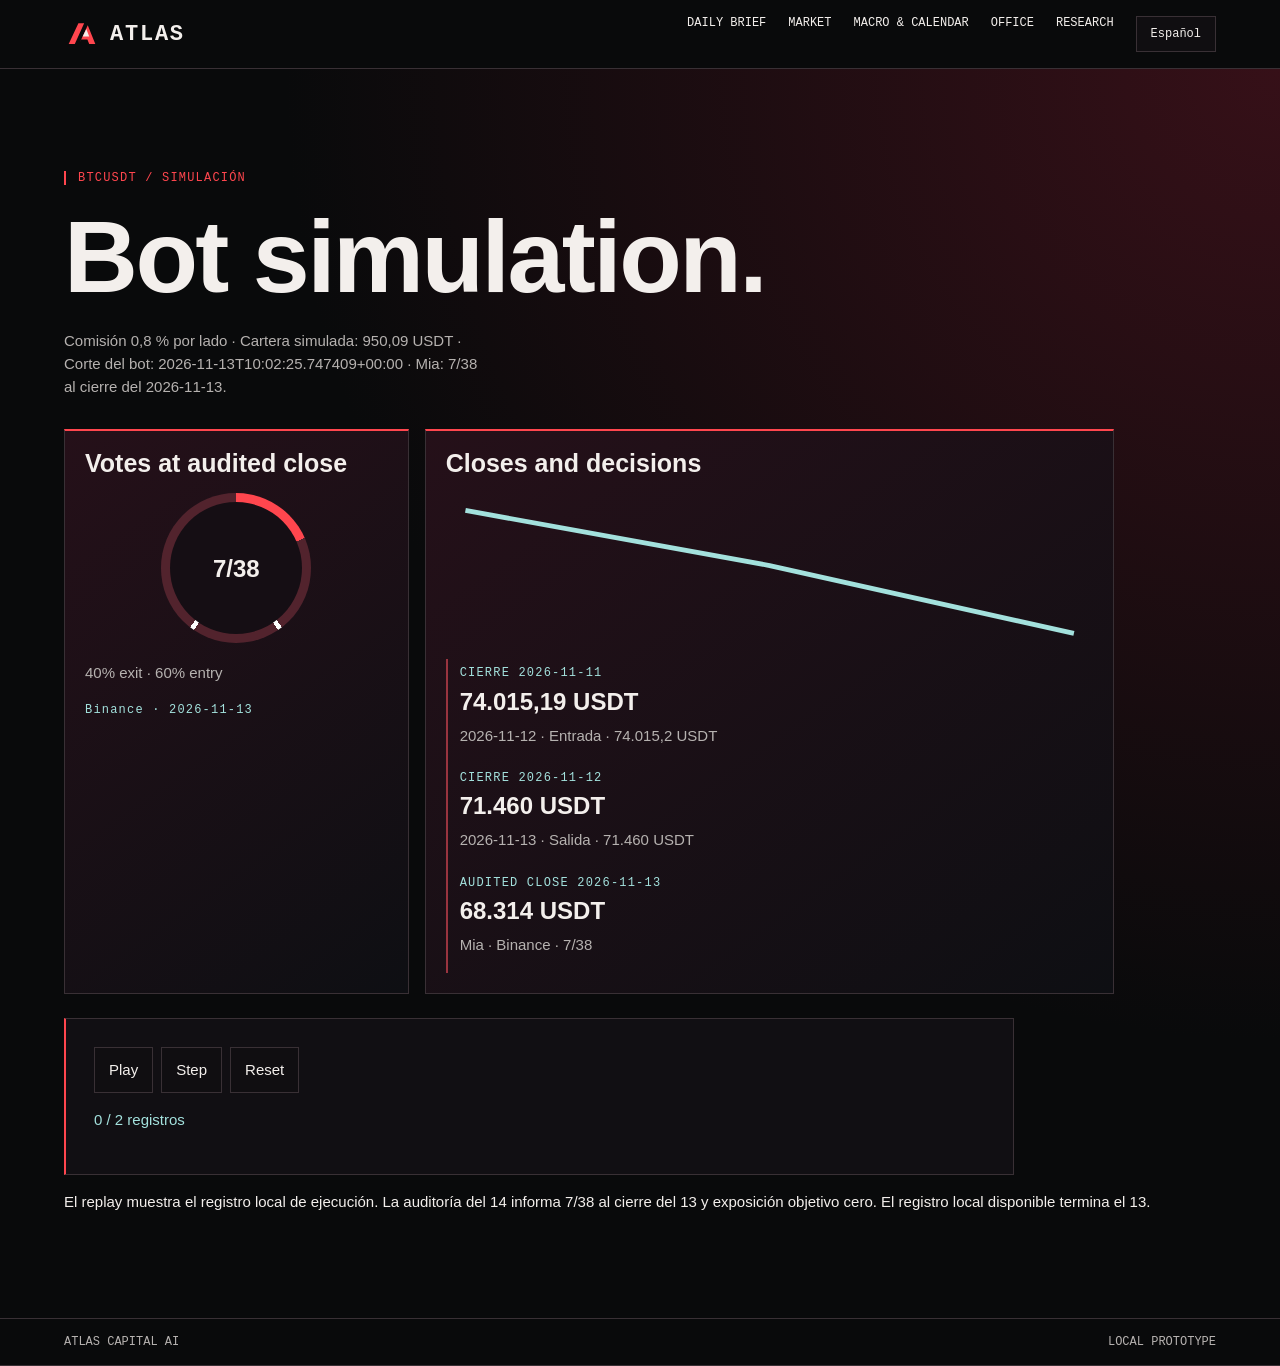
<file: office/simulation.html>
<!doctype html>
<html lang="es"><head><meta charset="utf-8"><meta name="viewport" content="width=device-width,initial-scale=1"><title>ATLAS / simulation</title><link rel="stylesheet" href="atlas.css"><link rel="stylesheet" href="sections.css"><link rel="stylesheet" href="diagnostics.css"><script src="diagnostics.js" defer></script><script src="language.js" defer></script><script src="observations.js" defer></script></head>
<body data-page="simulation"><header><a class="brand" href="index.html"><img src="mark-1.svg" alt="">ATLAS</a><nav aria-label="ATLAS"><a href="../parte/" data-es="Parte diario">Daily brief</a><a href="index.html#market" data-es="Mercado">Market</a><a href="index.html#macro-brief" data-es="Macro y agenda">Macro &amp; calendar</a><a href="office.html" data-es="Oficina">Office</a><a href="index.html#research" data-es="Investigación">Research</a></nav></header><main class="record-page"><p class="kicker">BTCUSDT / SIMULACIÓN</p><h1>Bot en simulación.</h1><p id="bot-summary" class="intro"></p><div class="console"><div class="controls"><button id="play">Reproducir</button><button id="step">Avanzar</button><button id="reset">Reiniciar</button></div><p id="state" role="status"></p><ol id="events"></ol></div><p>El replay muestra el registro local de ejecución. La auditoría del 14 informa 7/38 al cierre del 13 y exposición objetivo cero. El registro local disponible termina el 13.</p><p id="load-error" role="status"></p></main><footer>ATLAS CAPITAL AI <span>PROTOTIPO LOCAL</span></footer></body></html>
</file>
<file: office/atlas.css>
:root{color-scheme:dark;--black:#090a0b;--paper:#f3efec;--red:#ff464e;--data:#a3e1dd;--muted:#b6b2b0;--line:#393035}
*{box-sizing:border-box}body{margin:0;background:var(--black);color:var(--paper);font:15px/1.55 'Inter',Arial,sans-serif}a{color:inherit;text-decoration:none}button{color:inherit;background:#100e11;border:1px solid var(--line);padding:10px 14px;cursor:pointer;font:inherit}button:hover,a:hover{color:var(--red)}:focus-visible{outline:2px solid var(--data);outline-offset:4px}header,footer{display:flex;justify-content:space-between;align-items:center;gap:16px;padding:16px 5%;font:12px 'IBM Plex Mono',Consolas,monospace;border-bottom:1px solid var(--line)}.brand{display:flex;align-items:center;gap:10px;font-size:22px;font-weight:800;letter-spacing:.08em}.brand img{width:36px}.brand small{font-size:10px;color:var(--muted)}
.hero{min-height:calc(100svh - 70px);position:relative;isolation:isolate;display:grid;grid-template-columns:minmax(0,1.35fr) minmax(0,1fr);align-items:center;gap:24px;padding:70px 5% 100px;overflow:hidden;border-bottom:1px solid var(--line)}canvas,.veil{position:absolute;inset:0;width:100%;height:100%;z-index:-2}.veil{z-index:-1;background:linear-gradient(90deg,#090a0bf5 0%,#090a0bc2 39%,transparent 76%),repeating-linear-gradient(0deg,#090a0b3a 0 1px,transparent 1px 5px);pointer-events:none}.kicker,.mark-name,.telemetry,small,#replay,#avatar{font:12px 'IBM Plex Mono',Consolas,monospace;letter-spacing:.1em}.kicker{color:var(--red);border-left:2px solid var(--red);padding-left:12px}h1,h2{font-family:'Barlow Condensed','Arial Narrow','Impact',sans-serif;line-height:.98}h1{font-size:clamp(55px,8vw,145px);margin:22px 0;letter-spacing:-.025em}h1 em{color:var(--red);font-style:normal}.intro{max-width:420px;color:var(--muted);margin-bottom:30px}.primary{display:inline-block;background:var(--red);color:#080809;padding:14px 22px;font:bold 12px Consolas,monospace;clip-path:polygon(0 0,100% 0,100% 73%,94% 100%,0 100%)}.primary:hover{background:var(--paper);color:var(--black)}
.seal{position:relative;justify-self:center;width:min(90%,380px);text-align:center;padding:28px;background:#100b10b8;border:1px solid #82323a;box-shadow:0 0 65px #ff263622}.seal::before,.seal::after{content:'';position:absolute;width:20px;height:20px;border-color:var(--red);border-style:solid}.seal::before{top:-1px;left:-1px;border-width:2px 0 0 2px}.seal::after{bottom:-1px;right:-1px;border-width:0 2px 2px 0}.hero-mark{display:block;width:min(100%,245px);margin:auto}.boot{animation:boot .85s steps(14,end) both}@keyframes boot{0%{opacity:.1;clip-path:inset(0 0 100%);transform:translateY(4px)}55%{opacity:.75;clip-path:inset(0 0 22%)}100%{opacity:1;clip-path:inset(0);transform:none}}.mark-name,.telemetry{color:var(--data)}.telemetry{position:absolute;bottom:20px;left:5%;right:5%;display:flex;justify-content:space-between;align-items:center;gap:10px}.telemetry i{display:inline-block;width:7px;height:7px;background:var(--data);margin-right:8px}
.modules{display:grid;grid-template-columns:repeat(3,1fr);margin:0 5%;border-bottom:1px solid var(--line)}article{padding:28px 24px;border-left:1px solid var(--line)}article:last-child{border-right:1px solid var(--line)}article small{color:var(--data)}article h2{font-size:32px;margin:12px 0}article p,#identity>p{color:var(--muted)}#identity{margin:0 5%;padding:70px 0}#identity h2{font-size:clamp(35px,5vw,62px);margin:15px 0}.options{display:grid;grid-template-columns:repeat(3,1fr);gap:12px}.option{display:grid;justify-items:center;gap:16px;padding:20px 8px;text-transform:uppercase;font:12px Consolas,monospace}.option[aria-pressed=true]{border-color:var(--red);background:#291216}.option img{width:min(100%,125px)}#avatar{color:var(--data)}footer{border-top:1px solid var(--line);color:var(--muted)}
@media(max-width:700px){header{padding-block:10px}.brand{font-size:17px}.brand small{display:none}.hero{grid-template-columns:1fr;padding-top:38px;gap:27px}h1{font-size:clamp(43px,11.1vw,76px)}.seal{width:min(84%,285px);padding:14px}.hero-mark{width:132px}.veil{background:linear-gradient(180deg,#090a0bd9,#090a0b49)}.modules{grid-template-columns:1fr}article{border:1px solid var(--line);border-top:0;padding:20px}.option{font-size:10px}.telemetry{font-size:10px}.telemetry button{min-height:44px}}@media(prefers-reduced-motion:reduce){.boot{animation:none}}
</file>
<file: office/sections.css>
header nav { display:flex; flex-wrap:wrap; gap:10px 22px; text-transform:uppercase; }
header nav [aria-current] { color:var(--red); text-decoration:underline; text-underline-offset:5px; }
.record-page { min-height:80vh; padding:clamp(32px,7vw,100px) 5%; background:radial-gradient(ellipse at top right,#361018,transparent 55%); }
.record-page h1 { font-size:clamp(42px,8vw,108px); overflow-wrap:anywhere; }
.records,.console { max-width:950px; }
.records details,.console { padding:clamp(15px,3vw,28px); background:#110f13; border:1px solid var(--line); border-left:2px solid var(--red); margin:14px 0; }
.records summary { cursor:pointer; font-size:1.25rem; }
.records small,.status,#state { color:var(--data); }
.records small { margin-left:12px; }
dt { font-weight:bold; margin-top:14px; }
dd { color:var(--muted); margin:4px 0 0; }
.controls { display:flex; flex-wrap:wrap; gap:8px; }
.controls button:disabled { opacity:.55; cursor:default; }
#events { padding-left:24px; }
#events li { padding:12px 5px; border-top:1px solid var(--line); }
@media(max-width:600px) { header { align-items:flex-start; flex-direction:column; } header nav { gap:9px 14px; } }
</file>
<file: office/diagnostics.css>
.diagnostic-grid{display:grid;grid-template-columns:minmax(0,1fr) minmax(0,2fr);gap:16px;max-width:1050px;margin:24px 0}.comparison{grid-template-columns:repeat(2,minmax(0,1fr))}.instrument,.check-matrix details{background:linear-gradient(145deg,#251019,#0e0f13);border:1px solid var(--line);border-top:2px solid var(--red);padding:20px}.instrument h2{font-size:25px;margin:0 0 16px}.instrument small{color:var(--data)}.instrument strong{display:block;font-size:24px}.instrument p{color:var(--muted);margin:4px 0 12px}.vote-dial{width:150px;aspect-ratio:1;position:relative;display:grid!important;place-items:center;isolation:isolate;border-radius:50%;margin:18px auto;background:conic-gradient(var(--red) var(--vote),#52232d var(--vote))}.vote-dial::before,.vote-dial::after{content:'';position:absolute;border-radius:50%;z-index:-1}.vote-dial::before{inset:0;background:conic-gradient(transparent 39.5%,white 39.5% 40.5%,transparent 40.5% 59.5%,white 59.5% 60.5%,transparent 60.5%)}.vote-dial::after{inset:9px;background:#150e14}.timeline-row{border-left:2px solid #99343f;padding:0 0 5px 12px}.check-matrix{display:grid;grid-template-columns:repeat(auto-fit,minmax(min(100%,180px),1fr));gap:8px;margin-bottom:24px}.check-matrix details{padding:12px;overflow-wrap:anywhere;animation:check-in .5s var(--delay) both}.check-matrix .pass{border-top-color:var(--data)}.check-matrix summary{cursor:pointer;font:12px Consolas,monospace}@keyframes check-in{from{opacity:.35;box-shadow:inset 0 0 22px #9e4053}to{opacity:1}}@media(max-width:620px){.diagnostic-grid{grid-template-columns:1fr}}@media(prefers-reduced-motion:reduce){.check-matrix details{animation:none}}
</file>
<file: office/agent-office.css>
#atlas-agent-office{margin:0 0 18px;border:1px solid #39d2da;background:#080f1dea;color:#d8e5ec;padding:0;overflow:hidden;box-shadow:0 12px 40px #0005}#atlas-agent-office *{box-sizing:border-box}#atlas-agent-office button{font:inherit;cursor:pointer}#atlas-agent-office .ao-head{padding:18px 20px;display:flex;align-items:center;justify-content:space-between;gap:15px;border-bottom:1px solid #39d2da35}#atlas-agent-office h2{font-size:17px;color:#dffbfa;margin:4px 0;letter-spacing:.06em}#atlas-agent-office h3{font-size:12px;color:#59dadd;letter-spacing:.08em;margin:0 0 10px}#atlas-agent-office p{font-size:12px;line-height:1.6;margin:7px 0;color:#bac9d6}#atlas-agent-office .ao-kicker{color:#e4c16c;font-size:10px;letter-spacing:.15em}#atlas-agent-office .ao-controls{display:flex;gap:7px;flex-wrap:wrap}#atlas-agent-office button{border:1px solid #3ca7b4;background:#122333;color:#e4f7ff;padding:8px 12px;font-size:11px}#atlas-agent-office button:hover,#atlas-agent-office button:focus-visible{outline:2px solid #eff987;outline-offset:2px;background:#204051}#atlas-agent-office .ao-status{font-size:10px;color:#e4c16c}.ao-layout{display:grid;grid-template-columns:minmax(0,1fr) 260px}.ao-stage{position:relative;min-width:0;background:radial-gradient(ellipse at 50% 70%,#204157 0%,#111f32 43%,#091323 75%);overflow:hidden}.ao-stage:before{content:'';position:absolute;inset:0;background-image:radial-gradient(#3dafaf28 1px,transparent 1px);background-size:18px 18px;pointer-events:none}.ao-stage svg{display:block;position:relative;width:100%;height:auto;min-height:350px;max-height:650px}.ao-scene-caption{position:absolute;bottom:14px;left:18px;font-size:9px;letter-spacing:.06em;color:#7cb5c6;pointer-events:none}.ao-selected{padding:20px 16px;border-left:1px solid #39d2da35;background:#080e1de0}.ao-profile-name{font-size:24px!important;color:#edf9fc!important;margin:5px 0!important}.ao-profile-trait{color:#e4c16c!important}.ao-profile-history{max-height:210px;overflow:auto}.ao-profile-history p{border-left:2px solid #39d2da;padding-left:10px;font-size:11px!important}.ao-profile-history time{color:#6c9cae;font-size:9px;display:block}.ao-roster{display:grid;grid-template-columns:repeat(4,1fr);gap:5px;padding:12px 16px;border-top:1px solid #39d2da35}.ao-roster button{padding:8px 5px!important;display:flex;align-items:center;gap:5px;justify-content:center}.ao-roster button[aria-pressed=true]{border-color:#edcc74!important;color:#edcc74!important}.ao-roster i{width:6px;height:6px;background:var(--agent-color);display:inline-block;border-radius:50%}.ao-bottom{display:grid;grid-template-columns:1fr 1fr;border-top:1px solid #39d2da35}.ao-feed,.ao-learning{padding:18px 20px;min-width:0}.ao-learning{border-left:1px solid #39d2da35}.ao-feed-list{max-height:230px;overflow:auto}.ao-message{padding:9px 0;border-bottom:1px solid #39d2da20;font-size:11px;line-height:1.6}.ao-message strong{color:#e1c37a}.ao-message small{display:block;font-size:9px;color:#7f9dad}.ao-model-metrics{display:grid;grid-template-columns:repeat(3,1fr);gap:7px}.ao-model-metrics div{padding:10px;background:#132333;border:1px solid #39d2da25}.ao-model-metrics b{display:block;color:#e4c16c;font-size:19px}.ao-model-metrics span{font-size:10px;color:#aabcca}.ao-learning details{font-size:11px;line-height:1.6;margin-top:12px}.ao-learning summary{cursor:pointer;color:#77d9d9}.ao-learning a{display:inline-block;margin-top:10px;color:#e4c16c;font-size:11px}.ao-weight{display:grid;grid-template-columns:1fr auto;gap:6px;padding:3px 0;color:#aabcca;font-size:10px}.ao-agent{cursor:pointer;outline:none}.ao-agent:focus-visible .ao-ring{stroke:#fff;stroke-width:3}.ao-agent text{pointer-events:none}.ao-ring{stroke:#1e6474;stroke-width:1;fill:#08101c99}.ao-bubble{fill:#122637;stroke:#6fe5db;stroke-width:1}.ao-speech{font-size:10px;fill:#d9f8ff}.ao-selected-glow .ao-ring{stroke:#eed387;stroke-width:2}.ao-walk .ao-leg-left{animation:aoStep .34s ease-in-out infinite alternate}.ao-walk .ao-leg-right{animation:aoStep .34s ease-in-out infinite alternate-reverse}@keyframes aoStep{to{transform:translateY(-2px)}}@media(max-width:1100px){.ao-layout{grid-template-columns:minmax(0,1fr) 220px}.ao-bottom{grid-template-columns:1fr}.ao-learning{border-left:0;border-top:1px solid #39d2da35}}@media(max-width:700px){.ao-layout{grid-template-columns:1fr}.ao-selected{border-left:0;border-top:1px solid #39d2da35}.ao-profile-history{max-height:120px}.ao-stage svg{min-height:250px}.ao-head{align-items:start!important;flex-direction:column}.ao-roster{grid-template-columns:repeat(4,1fr)}}@media(prefers-reduced-motion:reduce){.ao-walk .ao-leg-left,.ao-walk .ao-leg-right{animation:none!important}}
#atlas-agent-office .ao-stage svg{min-height:440px}body.atlas-neon-floor:has(#atlas-agent-office) main{grid-template-columns:minmax(0,1fr)}body.atlas-neon-floor:has(#atlas-agent-office) main>.side{display:grid;grid-template-columns:repeat(3,minmax(0,1fr));align-items:start}@media(max-width:900px){body.atlas-neon-floor:has(#atlas-agent-office) main>.side{grid-template-columns:repeat(2,minmax(0,1fr))}}@media(max-width:700px){#atlas-agent-office .ao-stage svg{min-height:280px}body.atlas-neon-floor:has(#atlas-agent-office) main>.side{grid-template-columns:1fr}}
#atlas-agent-office .ao-validation{margin:14px 0;padding:12px;border:1px solid #76b4c24a;background:#122233}.ao-pipeline{display:grid;grid-template-columns:repeat(5,minmax(0,1fr));gap:5px}.ao-pipeline div{border-top:2px solid #6dc6c6;padding:7px 2px}.ao-pipeline b{display:block;color:#e4c16c;font-size:17px}.ao-pipeline span{font-size:9px;overflow-wrap:anywhere}.ao-ai{padding:20px;border-top:1px solid #39d2da55;background:#0a1422}.ao-ai-title{display:flex;justify-content:space-between;gap:12px;flex-wrap:wrap}.ao-ai-status{font-size:10px;color:#e4c16c}.ao-ai-form{max-width:850px}.ao-ai-form label{display:block;font-size:11px;color:#85c8d1;margin-bottom:8px}#atlas-agent-office textarea{width:100%;resize:vertical;background:#08101b;color:#edfaff;border:1px solid #5397a6;padding:10px;font:inherit;font-size:12px;line-height:1.6}.ao-ai-form>div{display:flex;gap:12px;align-items:center;margin-top:8px}.ao-ai-feedback{font-size:11px;color:#c9d4bf}#atlas-agent-office .ao-ai-form button:disabled{opacity:.5;cursor:wait}.ao-ai-history{display:grid;grid-template-columns:repeat(2,minmax(0,1fr));gap:12px;margin-top:16px}.ao-ai-history article{border:1px solid #39d2da30;background:#102032;padding:15px;min-width:0}.ao-ai-history h4{font-size:10px;color:#dfc184;margin:12px 0 5px}.ao-ai-history small{font-size:10px;color:#7fa8b7}.ao-ai-ref{font-size:10px;color:#79dddd;border:1px solid #79dddd55;padding:1px 4px}.ao-ai-link{color:#e4c16c;font-size:10px;display:block;margin:8px 0}@media(max-width:700px){.ao-ai-history{grid-template-columns:1fr}.ao-ai-form>div{align-items:start;flex-direction:column}}
#ao-local-analyst{scroll-margin-top:90px}.ao-ai-history>article,.ao-ai-history>details{grid-column:1/-1}.ao-ai-history>details{padding:9px;border:1px solid #39d2da30;font-size:11px;color:#c7d5df}.ao-ai-history summary{cursor:pointer}.ao-source-facts{padding:8px;border-left:2px solid #78d6d6;background:#122b35;color:#ade9e1}
#ao-agent-evaluation{scroll-margin-top:90px}.ae-results>details{margin:10px 0;padding:10px;border:1px solid #39d2da45}.ae-results summary{cursor:pointer;color:#9edde5}.ae-results pre{max-height:220px;overflow:auto;background:#07121c;padding:8px;font-size:11px}.ae-results p{overflow-wrap:anywhere}#ao-agent-evaluation>details{margin-top:15px}
#ao-agent-evaluation a{color:#e4c16c}#ao-agent-evaluation button:disabled{opacity:.45;cursor:default}
.ao-fact-board{padding:12px;margin:12px 0;border:1px solid #71ccb15a;background:#102d2b}.ao-fact-board>div{display:grid;grid-template-columns:minmax(0,1fr) auto;gap:10px;padding:5px;border-bottom:1px solid #71ccb125;font-size:11px}.ao-fact-board b{color:#a2e0c9}.ao-quality{padding:10px;border-left:2px solid #93cdb9;font-size:11px}.ao-quality-alert{border-color:#f4ad75;color:#ffd7ad}

/* Institutional office v2: a full-width floor, not a small side illustration. */
#atlas-agent-office{scroll-margin-top:85px}
#atlas-agent-office .ao-layout{display:block}
#atlas-agent-office .ao-stage{width:100%;max-height:82vh;overflow:auto;scrollbar-color:#4eafb9 #122434;scrollbar-width:auto}
#atlas-agent-office .ao-stage svg{width:100%;min-height:0;max-height:none;height:auto;max-width:none;touch-action:pan-x pan-y}
#atlas-agent-office .ao-stage:focus-visible{outline:2px solid #edcc74;outline-offset:-3px}
#atlas-agent-office .ao-selected{display:grid;grid-template-columns:1fr 1fr 1.15fr;gap:24px;border-left:0;border-top:1px solid #39d2da35;padding:20px;background:linear-gradient(100deg,#0c1b2a,#10182b)}
#atlas-agent-office .ao-selected button{padding:5px 7px;margin:3px 2px 3px 0;font-size:10px;text-align:left}
#atlas-agent-office .ao-selected p b{font-size:10px;color:#b4ded4}
#atlas-agent-office .ao-scene-caption{position:static;padding:8px 20px;margin:0;color:#a2bac5;font-size:10px;letter-spacing:.02em;pointer-events:auto}
.ao-map-legend{display:flex;gap:22px;flex-wrap:wrap;padding:12px 20px;background:#122435;border-bottom:1px solid #39d2da25;color:#b5c9d3;font-size:10px}
.ao-map-legend span:before{content:'';width:8px;height:8px;border:1px solid #72828d;border-radius:50%;display:inline-block;margin-right:8px;vertical-align:middle}
.ao-map-legend .ao-connected-key:before{border-color:#68e4d4;background:#68e4d455;box-shadow:0 0 6px #68e4d477}
.ao-office-stats{display:grid;grid-template-columns:repeat(7,minmax(0,1fr));background:#101f30;border-bottom:1px solid #39d2da40}
.ao-office-stats>div{padding:12px 20px;border-right:1px solid #39d2da20}
.ao-office-stats b{display:block;font-size:24px;color:#d4f5ef;font-weight:500}
.ao-office-stats span{display:block;font-size:10px;color:#93aebd;line-height:1.5}
.ao-office-stats>div:nth-child(3) b{color:#68e4d4}
.ao-departments{display:flex;gap:6px;padding:10px 16px;overflow-x:auto;scrollbar-color:#4eafb9 #122434;background:#0c1827}
#atlas-agent-office .ao-departments button{white-space:nowrap;font-size:9px;padding:7px 9px;flex-shrink:0;border-color:#345569}
#atlas-agent-office .ao-departments button[aria-pressed=true]{color:#ffdc87;background:#34322c;border-color:#d6b86e}
.ao-room{cursor:pointer;outline:none}
.ao-room:hover>polygon,.ao-room:focus-visible>polygon,.ao-room-active>polygon{stroke:#ffdf8c;stroke-width:2}
.ao-agent{transition:opacity .2s}
.ao-agent.ao-dimmed{opacity:1}
.ao-connected .ao-ring{stroke:#68e4d4;stroke-width:1.8}
.ao-visual .ao-ring{stroke:#758494;fill:#13233177}
.ao-task-agent .ao-ring{stroke:#edcc74;fill:#d6b76433}
.ao-map-legend .ao-task-key:before{border-color:#edcc74;background:#d6b76433}
.ao-agent>text{display:none}
.ao-connected>text,.ao-agent:hover>text,.ao-agent:focus-visible>text,.ao-selected-glow>text{display:block}
.ao-selected-glow.ao-dimmed{opacity:1}
.ao-display-screen{animation:aoScreenPulse 3.4s ease-in-out infinite alternate}
.ao-room:nth-child(3n) .ao-display-screen{animation-delay:-1.7s}
.ao-room:nth-child(2n) .ao-display-screen{animation-delay:-.8s}
@keyframes aoScreenPulse{from{opacity:.4}to{opacity:1}}
#atlas-agent-office .ao-roster{display:block;padding:12px 20px}
.ao-connected-roster{display:grid;grid-template-columns:repeat(8,minmax(0,1fr));gap:6px}
.ao-roster details{margin-top:12px;font-size:11px}
.ao-roster summary{cursor:pointer;color:#a2c5d1;padding:6px 0}
.ao-all-roster{display:grid;grid-template-columns:repeat(4,minmax(0,1fr));gap:10px;margin-top:12px}
.ao-all-roster>div{padding:12px;background:#112335;border:1px solid #335266}
.ao-all-roster h3{font-size:10px!important}
#atlas-agent-office .ao-all-roster button{display:inline-flex;margin:3px;padding:6px!important;font-size:10px}
.ao-organisation{padding:20px;border-block:1px solid #d0b77355;background:#102130}
.ao-organisation[hidden]{display:none}
.ao-organisation a{color:#90d9dc}
.ao-org-tree,.ao-org-tree ul{list-style:none;padding:0;margin:8px 0}
.ao-org-tree>li>ul{display:grid;grid-template-columns:repeat(5,minmax(0,1fr));gap:12px}
.ao-org-tree ul ul{margin-left:10px;border-left:1px solid #4e7789;padding-left:10px}
.ao-org-tree li{padding:5px 0}
#atlas-agent-office .ao-org-tree button{background:#152b3d;text-align:left;width:100%;border-left:3px solid #d0b773;font-size:12px;overflow-wrap:anywhere}
.ao-org-tree button small{display:block;font-size:9px;color:#a1becc;margin-top:5px}
.ao-org-tree>li>button{max-width:300px;margin:auto;display:block}
.ao-org-tree>li>ul>li:nth-last-child(-n+3)>button{border-left-color:#ef91b3}
.ao-ledger-ticker{overflow:hidden;padding:10px 20px;border-top:1px solid #39d2da30;background:#102630;color:#9fded5;font-size:10px}
.ao-ledger-ticker>span{display:block;font-size:9px;color:#d3c395;margin-bottom:8px}
.ao-ledger-ticker>div{display:flex;gap:45px;width:max-content;animation:aoLedgerScroll 100s linear infinite}
.ao-ledger-ticker>div>span{max-width:750px;white-space:nowrap;overflow:hidden;text-overflow:ellipsis}
.ao-ledger-ticker:hover>div,.ao-ledger-ticker:focus-within>div{animation-play-state:paused}
@keyframes aoLedgerScroll{from{transform:translateX(0)}to{transform:translateX(-65%)}}
.ao-paused .ao-display-screen,.ao-paused .ao-ledger-ticker>div{animation-play-state:paused}
@media(min-width:1400px){#atlas-agent-office .ao-stage{max-height:900px}}
@media(max-width:1100px){#atlas-agent-office .ao-selected{grid-template-columns:1fr 1fr}.ao-selected>div:last-child{grid-column:1/-1}.ao-org-tree>li>ul{grid-template-columns:repeat(3,minmax(0,1fr))}.ao-connected-roster{grid-template-columns:repeat(4,minmax(0,1fr))}}
@media(max-width:700px){#atlas-agent-office .ao-stage svg{min-width:960px}#atlas-agent-office .ao-stage{max-height:70vh}#atlas-agent-office .ao-selected{display:block}.ao-office-stats{grid-template-columns:repeat(3,minmax(0,1fr))}.ao-office-stats>div{padding:10px}.ao-office-stats b{font-size:20px}.ao-all-roster{grid-template-columns:repeat(2,minmax(0,1fr))}.ao-org-tree>li>ul{grid-template-columns:1fr}.ao-selected>div{margin-bottom:20px}.ao-map-legend{gap:10px;padding:10px}.ao-departments{padding:10px}}
@media(prefers-reduced-motion:reduce){.ao-display-screen,.ao-ledger-ticker>div{animation:none!important}.ao-agent{transition:none}}

/* Read-only work ledger: outcomes first, raw source details on demand. */
.ao-workflow{padding:22px 20px;border-block:1px solid #d0b77366;background:#0d1b2b}
.ow-heading{display:flex;justify-content:space-between;gap:20px;align-items:start}
.ow-heading button{flex-shrink:0}
.ow-status,.ow-footnote{color:#9db8c6;font-size:11px!important}
.ow-workers{display:grid;grid-template-columns:repeat(3,minmax(0,1fr));gap:12px;margin:18px 0}
.ow-workers article{padding:16px;border:1px solid #395c70;border-top:3px solid #d0b773;background:#122639}
.ow-workers h4,.ow-review h4,.ow-detail h4{color:#f0d99a;font:600 12px monospace;margin:0 0 10px}
.ow-workers p,.ow-review p,.ow-detail p{font-size:12px;line-height:1.65}
.ow-workers dl{display:grid;grid-template-columns:1fr 1fr;gap:10px;margin:12px 0}
.ow-workers dt{font-size:10px;color:#99b8c9}.ow-workers dd{margin:3px 0;font-size:20px;color:#daf5f1}
.ow-review{padding:18px;background:#1a2734;border-left:3px solid #edcc74}
.ow-filters{display:flex;flex-wrap:wrap;align-items:center;gap:15px;margin:20px 0 12px}
.ow-filters label{font-size:11px;color:#abc8d7}.ow-filters select{background:#152b3d;color:#ebf5fa;border:1px solid #52778c;padding:8px;margin-left:6px;font:12px monospace;max-width:200px}
.ow-table{overflow:auto}.ow-table table{width:100%;border-collapse:collapse;font-size:11px;min-width:680px}
.ow-table th{color:#91ddd5;text-align:left;background:#152c3a;padding:10px}.ow-table td{vertical-align:top;border-bottom:1px solid #304c5e;padding:11px;line-height:1.6}.ow-table td:nth-child(4){min-width:230px;max-width:400px}
.ow-table small{display:block;color:#99b4c5;font-size:10px;margin-top:5px}
.ow-state{padding:4px 6px;white-space:nowrap;border:1px solid #52667b;border-radius:3px;color:#bdcee3}
.ow-completed{color:#a4e8cb;border-color:#548573}.ow-blocked{color:#eed393;border-color:#927b4c}.ow-failed{color:#f4a8b4;border-color:#a96878}
.ow-detail{margin-top:18px;padding:20px;border:1px solid #657e95;background:#132638;scroll-margin-top:25px}.ow-detail[hidden]{display:none}.ow-detail ol{font-size:12px;line-height:1.9;color:#bad1dc}.ow-detail h5{color:#9edbd4;font:600 11px monospace;margin:18px 0 8px}.ow-detail pre{max-height:440px;overflow:auto;background:#0c1725;padding:14px;font-size:10px;color:#c2d4dd;white-space:pre-wrap;overflow-wrap:anywhere}.ow-detail summary{cursor:pointer;font-size:11px;color:#a7dfdb}.ow-warning{border-left:3px solid #edb26c;padding:9px 14px;background:#303032}
@media(max-width:850px){.ow-workers{grid-template-columns:1fr}.ow-heading{display:block}.ow-heading button{margin:10px 0}.ao-workflow{padding:16px 10px}}

/* Office life v4: entirely presentational; retain the user's page background. */
#atlas-agent-office .ao-directory{border-bottom:1px solid #546e8755;background:#102031}
#atlas-agent-office .ao-directory>summary{padding:13px 20px;color:#c9e9ef;cursor:pointer;font-size:12px;letter-spacing:.04em}
#atlas-agent-office .ao-directory>summary:hover,#atlas-agent-office .ao-directory>summary:focus-visible{color:#efcc79;outline-offset:-3px}
#atlas-agent-office .ao-departments{display:grid;grid-template-columns:repeat(4,minmax(0,1fr));gap:8px;padding:16px 20px;overflow:visible;background:#102031}
#atlas-agent-office .ao-departments button{display:grid;grid-template-columns:40px minmax(0,1fr);gap:3px 8px;align-items:center;text-align:left;border:1px solid #39536b;border-left:3px solid var(--sector,#84d2d8);padding:10px 12px;min-width:0;white-space:normal}
#atlas-agent-office .ao-departments button>span{grid-row:1/3;font-size:14px;color:var(--sector);font-variant-numeric:tabular-nums}
#atlas-agent-office .ao-departments strong{font-size:12px;color:#edf6ff;letter-spacing:.03em}
#atlas-agent-office .ao-departments small{color:#a4bdcc;font-size:10px;line-height:1.4}
#atlas-agent-office .ao-departments .ao-overview{grid-column:1/-1;display:block;text-align:center;padding:9px;color:#8edfd8}
#atlas-agent-office .ao-departments button[aria-pressed=true]{background:#254052;border-color:var(--sector,#84d2d8);box-shadow:inset 0 0 20px #65dbd510}
#atlas-agent-office .ao-room-guide{padding:12px 20px;border-block:1px solid #5fa7b345;background:#152a3b;font-size:12px;color:#d9edf5;line-height:1.6;min-height:44px}
#atlas-agent-office .ao-room-sign{cursor:pointer;outline:none;pointer-events:auto}
#atlas-agent-office .ao-sign-card{fill:#0b1b2ef2;stroke:#536e87;stroke-width:1.4}
#atlas-agent-office .ao-room-sign:hover .ao-sign-card,#atlas-agent-office .ao-room-sign:focus-visible .ao-sign-card,#atlas-agent-office .ao-room-sign.ao-room-active .ao-sign-card{fill:#1f3749;stroke:var(--sector);stroke-width:2.5}
#atlas-agent-office .ao-room-sign text{pointer-events:none}
#atlas-agent-office .ao-sign-preview{box-sizing:border-box;min-height:72px;padding:10px 20px;background:#102333;border-top:1px solid #5b829255;border-left:3px solid #5b8292;color:#bed0dc;font-size:12px;line-height:1.5}
#atlas-agent-office .ao-sign-preview span{font-size:10px;letter-spacing:.12em;color:#88a9bb}
#atlas-agent-office .ao-sign-preview strong{color:var(--sector,#d9edf5);font-size:14px}
#atlas-agent-office .ao-sign-preview p{margin:4px 0 0}
#atlas-agent-office .ao-sign-preview.ao-sign-expanded{border-left-color:var(--sector);background:#173144}
#atlas-agent-office .ao-person{animation:aoBreathe 3.8s ease-in-out infinite;animation-delay:var(--life-delay);transform-origin:0 -8px}
#atlas-agent-office .ao-eyes{animation:aoBlink 6s infinite;animation-delay:var(--life-delay);transform-box:fill-box;transform-origin:center}
#atlas-agent-office .ao-walk .ao-person{animation:aoBodyStep .34s ease-in-out infinite alternate}
#atlas-agent-office .ao-walk .ao-arm-left{animation:aoArmSwing .34s ease-in-out infinite alternate}
#atlas-agent-office .ao-walk .ao-arm-right{animation:aoArmSwing .34s ease-in-out infinite alternate-reverse}
#atlas-agent-office .ao-arm-left,#atlas-agent-office .ao-arm-right{transform-box:fill-box;transform-origin:center top}
#atlas-agent-office .ao-chatting .ao-head-motion{animation:aoNod 1.5s ease-in-out infinite;transform-origin:0 -27px}
#atlas-agent-office .ao-chatting .ao-arm-right{animation:aoExplain 1.7s ease-in-out infinite alternate}
#atlas-agent-office .ao-wall-display{animation:aoWallLight 5s ease-in-out infinite alternate}
#atlas-agent-office .ao-dialogue{cursor:pointer;outline:none}
#atlas-agent-office .ao-dialogue rect,#atlas-agent-office .ao-dialogue path{fill:#11283bf5;stroke:#72e1d9;stroke-width:1.5}
#atlas-agent-office .ao-dialogue-ambient rect,#atlas-agent-office .ao-dialogue-ambient path{fill:#30271df5;stroke:#efc17e}
#atlas-agent-office .ao-dialogue:focus-visible rect,#atlas-agent-office .ao-dialogue:hover rect{stroke:#fff;stroke-width:2.5}
#atlas-agent-office .ao-dialogue-tag{font-size:11px;font-weight:700;fill:#83e8db;letter-spacing:.04em}
#atlas-agent-office .ao-dialogue-ambient .ao-dialogue-tag{fill:#efc17e}
#atlas-agent-office .ao-dialogue-name{font-size:14px;font-weight:700;fill:#fff2dd}
#atlas-agent-office .ao-dialogue-text{font-size:13px;fill:#e0e9ef}
#atlas-agent-office .ao-dialogue text{pointer-events:none}
#atlas-agent-office .ao-ambient-key:before{background:#efc17e55;border-color:#efc17e;border-radius:2px}
#atlas-agent-office.ao-paused .ao-person,#atlas-agent-office.ao-paused .ao-eyes,#atlas-agent-office.ao-paused .ao-arm-left,#atlas-agent-office.ao-paused .ao-arm-right,#atlas-agent-office.ao-paused .ao-head-motion,#atlas-agent-office.ao-paused .ao-wall-display{animation-play-state:paused!important}
@keyframes aoBreathe{50%{transform:translateY(-.7px) scaleY(1.025)}}
@keyframes aoBlink{0%,92%,96%,100%{transform:scaleY(1)}94%{transform:scaleY(.08)}}
@keyframes aoBodyStep{to{transform:translateY(-1.4px)}}
@keyframes aoArmSwing{to{transform:rotate(13deg)}}
@keyframes aoNod{50%{transform:rotate(5deg)}}
@keyframes aoExplain{to{transform:rotate(-30deg)}}
@keyframes aoWallLight{to{opacity:.65}}
@media(max-width:1000px){#atlas-agent-office .ao-departments{grid-template-columns:repeat(2,minmax(0,1fr))}}
@media(max-width:550px){#atlas-agent-office .ao-departments{gap:6px;padding:10px}#atlas-agent-office .ao-departments button{grid-template-columns:28px minmax(0,1fr);padding:8px 6px}#atlas-agent-office .ao-departments strong{font-size:10px}#atlas-agent-office .ao-departments small{font-size:9px}}
@media(prefers-reduced-motion:reduce){#atlas-agent-office:not(.ao-motion-on) .ao-person,#atlas-agent-office:not(.ao-motion-on) .ao-eyes,#atlas-agent-office:not(.ao-motion-on) .ao-arm-left,#atlas-agent-office:not(.ao-motion-on) .ao-arm-right,#atlas-agent-office:not(.ao-motion-on) .ao-head-motion,#atlas-agent-office:not(.ao-motion-on) .ao-wall-display{animation:none!important}}

/* v5: character personality, quiet architecture and natural ambient poses. */
#atlas-agent-office .ao-head{background:linear-gradient(105deg,#0e1e31,#111a2e);border-bottom-color:#6cbfb955}
#atlas-agent-office .ao-controls button{border-radius:4px;box-shadow:inset 0 1px #b8e9e313}
#atlas-agent-office .ao-kicker{letter-spacing:.19em}
#atlas-agent-office .ao-workstation>polygon{stroke:#7f8e9822}
#atlas-agent-office .ao-avatar-tag{display:none;pointer-events:none}
#atlas-agent-office .ao-agent:hover .ao-avatar-tag,#atlas-agent-office .ao-agent:focus-visible .ao-avatar-tag,#atlas-agent-office .ao-selected-glow .ao-avatar-tag{display:block}
#atlas-agent-office .ao-posture{transition:transform .24s ease-in-out;transform-origin:0 -9px}
#atlas-agent-office .ao-hand-prop,#atlas-agent-office .ao-cup{display:none}
#atlas-agent-office .ao-agent[data-pose=read] .ao-hand-prop{display:block;transform:translate(-4px,-4px) rotate(-8deg);transform-origin:9px -18px}
#atlas-agent-office .ao-agent[data-pose=read] .ao-head-motion{transform:rotate(-8deg);transform-origin:0 -27px}
#atlas-agent-office .ao-agent[data-pose=read] .ao-arm-right{transform:rotate(-35deg)}
#atlas-agent-office .ao-agent[data-pose=coffee] .ao-cup{display:block;animation:aoSip 3.6s ease-in-out infinite;animation-delay:var(--life-delay);transform-origin:10px -22px}
#atlas-agent-office .ao-agent[data-pose=coffee] .ao-arm-right{animation:aoCoffeeArm 3.6s ease-in-out infinite;animation-delay:var(--life-delay)}
#atlas-agent-office .ao-agent[data-pose=desk] .ao-posture{transform:translateY(5px) rotate(-3deg)}
#atlas-agent-office .ao-agent[data-pose=desk] .ao-leg-left,#atlas-agent-office .ao-agent[data-pose=desk] .ao-leg-right{transform:scaleY(.6);transform-origin:0 -9px}
#atlas-agent-office .ao-agent[data-pose=desk] .ao-arm-left{animation:aoTypeLeft .45s ease-in-out infinite alternate;animation-delay:var(--life-delay)}
#atlas-agent-office .ao-agent[data-pose=desk] .ao-arm-right{animation:aoTypeRight .6s ease-in-out infinite alternate;animation-delay:var(--life-delay)}
#atlas-agent-office .ao-agent[data-pose=stretch] .ao-arm-left{animation:aoStretchLeft 4s ease-in-out infinite;animation-delay:var(--life-delay)}
#atlas-agent-office .ao-agent[data-pose=stretch] .ao-arm-right{animation:aoStretchRight 4s ease-in-out infinite;animation-delay:var(--life-delay)}
#atlas-agent-office .ao-walk .ao-person,#atlas-agent-office .ao-walk .ao-leg-left,#atlas-agent-office .ao-walk .ao-leg-right,#atlas-agent-office .ao-walk .ao-arm-left,#atlas-agent-office .ao-walk .ao-arm-right{animation-duration:var(--walk-cycle,.34s)}
#atlas-agent-office .ao-selected-glow .ao-ring{stroke:#f5d68e;stroke-width:2.5;animation:aoSelectedRing 2.8s ease-in-out infinite}
#atlas-agent-office .ao-agent:hover .ao-ring{stroke:#f5d68e;stroke-width:2.5}
#atlas-agent-office .ao-room-light{opacity:.85}
#atlas-agent-office .ao-server-led{animation:aoServerLight 2.7s ease-in-out infinite alternate}
#atlas-agent-office .ao-coffee-steam{animation:aoSteam 3.5s ease-in-out infinite;transform-box:fill-box;transform-origin:center}
#atlas-agent-office .ao-dialogue-card{animation:aoDialogueIn .22s ease-out both;transform-origin:115px 100%}
#atlas-agent-office.ao-paused .ao-ring,#atlas-agent-office.ao-paused .ao-cup,#atlas-agent-office.ao-paused .ao-server-led,#atlas-agent-office.ao-paused .ao-coffee-steam,#atlas-agent-office.ao-paused .ao-dialogue-card{animation-play-state:paused!important}
#atlas-agent-office.ao-paused .ao-posture{transition:none}
@keyframes aoTypeLeft{from{transform:rotate(38deg) translateY(-2px)}to{transform:rotate(44deg) translateY(-3px)}}
@keyframes aoTypeRight{from{transform:rotate(-38deg) translateY(-2px)}to{transform:rotate(-44deg) translateY(-3px)}}
@keyframes aoSip{0%,25%,90%,100%{transform:translate(0,0)}50%,70%{transform:translate(-7px,-13px) rotate(-12deg)}}
@keyframes aoCoffeeArm{0%,25%,90%,100%{transform:rotate(0)}50%,70%{transform:rotate(-80deg)}}
@keyframes aoStretchLeft{0%,100%{transform:rotate(0)}35%,65%{transform:rotate(155deg)}}
@keyframes aoStretchRight{0%,100%{transform:rotate(0)}35%,65%{transform:rotate(-155deg)}}
@keyframes aoSelectedRing{50%{stroke-opacity:.55}}
@keyframes aoServerLight{to{opacity:.3}}
@keyframes aoSteam{0%{opacity:0;transform:translateY(3px)}30%{opacity:.45}100%{opacity:0;transform:translateY(-9px)}}
@keyframes aoDialogueIn{from{opacity:0;transform:translateY(6px) scale(.97)}to{opacity:1;transform:translateY(0) scale(1)}}
@media(prefers-reduced-motion:reduce){#atlas-agent-office:not(.ao-motion-on) .ao-ring,#atlas-agent-office:not(.ao-motion-on) .ao-cup,#atlas-agent-office:not(.ao-motion-on) .ao-server-led,#atlas-agent-office:not(.ao-motion-on) .ao-coffee-steam,#atlas-agent-office:not(.ao-motion-on) .ao-dialogue-card{animation:none!important}#atlas-agent-office:not(.ao-motion-on) .ao-posture{transition:none}}

/* v6: a navigable dollhouse, not a simulated increase in intelligence. */
#atlas-agent-office .ao-camera-controls{display:flex;align-items:center;justify-content:space-between;gap:12px;padding:10px 20px;background:#101f30;border-bottom:1px solid #63859c44}
#atlas-agent-office .ao-camera-label{font:10px monospace;letter-spacing:.06em;color:#a9c9d9;line-height:1.6}
#atlas-agent-office .ao-camera-controls>div{display:flex;gap:7px;flex-shrink:0}
#atlas-agent-office .ao-camera-controls button{border-radius:4px;padding:7px 10px;font-size:10px}
#atlas-agent-office .ao-camera-controls button[aria-pressed=true]{background:#293a42;border-color:#e4c16c;color:#ffe4a7}
#atlas-agent-office .ao-sign-card{stroke:#8aa8b9;stroke-width:1.5}
#atlas-agent-office.ao-focused .ao-room-sign:not(.ao-camera-room){display:none}
#atlas-agent-office .ao-agent .ao-foot-shadow{transition:opacity .3s}
#atlas-agent-office .ao-walk .ao-foot-shadow{animation:aoFootShadow var(--walk-cycle,.34s) ease-in-out infinite alternate}
#atlas-agent-office .ao-agent[data-pose=idle] .ao-head-motion{animation:aoLookAround 12s ease-in-out infinite;animation-delay:var(--life-delay);transform-origin:0 -27px}
#atlas-agent-office .ao-agent[data-pose=read] .ao-hand-prop{animation:aoPageTilt 6s ease-in-out infinite;animation-delay:var(--life-delay)}
#atlas-agent-office .ao-agent[data-pose=desk] .ao-head-motion{animation:aoDeskGlance 7s ease-in-out infinite;animation-delay:var(--life-delay);transform-origin:0 -27px}
#atlas-agent-office .ao-dialogue rect{stroke-width:1.8}
#atlas-agent-office.ao-paused .ao-foot-shadow,#atlas-agent-office.ao-paused .ao-hand-prop{animation-play-state:paused!important}
@keyframes aoFootShadow{to{opacity:.55;transform:scaleX(.92)}}
@keyframes aoLookAround{0%,25%,55%,100%{transform:rotate(0)}35%,45%{transform:rotate(-5deg)}75%,85%{transform:rotate(5deg)}}
@keyframes aoPageTilt{0%,40%,100%{transform:translate(-4px,-4px) rotate(-8deg)}55%,75%{transform:translate(-3px,-5px) rotate(-3deg)}}
@keyframes aoDeskGlance{0%,40%,100%{transform:rotate(0)}55%,75%{transform:rotate(6deg)}}
@media(max-width:650px){#atlas-agent-office .ao-camera-controls{align-items:start;flex-direction:column;padding:10px}#atlas-agent-office .ao-camera-controls>div{flex-wrap:wrap}}
@media(prefers-reduced-motion:reduce){#atlas-agent-office:not(.ao-motion-on) .ao-foot-shadow,#atlas-agent-office:not(.ao-motion-on) .ao-hand-prop{animation:none!important}}

/* Geometry-backed furniture and truthful, clickable market screens. */
#atlas-agent-office .ao-furniture{pointer-events:none}
#atlas-agent-office .ao-live-screen{cursor:pointer;outline:none}
#atlas-agent-office .ao-live-screen:hover>rect:first-child,#atlas-agent-office .ao-live-screen:focus-visible>rect:first-child{stroke:#ffe2a0;stroke-width:3}
#atlas-agent-office .ao-live-screen text{font-family:monospace;pointer-events:none}
#atlas-agent-office .ao-wall-title{font-size:9px;font-weight:700;fill:#cee5ee}
#atlas-agent-office .ao-wall-price{font-size:11px;font-weight:700;fill:#f5d488}
#atlas-agent-office .ao-wall-status{font-size:7px;fill:#b4c2cc}
#atlas-agent-office .ao-live-screen[data-fresh=false] .ao-wall-trace,#atlas-agent-office .ao-live-screen[data-fresh=false] .ao-wall-dot{opacity:.35}
#atlas-agent-office .ao-live-screen[data-fresh=true] .ao-wall-status{fill:#88e8bc}
#atlas-agent-office .ao-market-board{padding:18px 20px;background:#0b1b2a;border-bottom:1px solid #70c3be66}
#atlas-agent-office .ao-market-board[hidden]{display:none}
#atlas-agent-office .ao-market-heading{display:flex;align-items:center;justify-content:space-between;gap:15px}
#atlas-agent-office .ao-market-heading h3{margin:0}
#atlas-agent-office .ao-market-tabs{display:flex;flex-wrap:wrap;gap:8px;margin:12px 0}
#atlas-agent-office .ao-market-tabs button[aria-pressed=true]{color:#f7d58b;border-color:#f7d58b;background:#2a3740}
#atlas-agent-office .ao-market-readout{display:flex;justify-content:space-between;align-items:center;gap:12px;flex-wrap:wrap;margin-bottom:12px}
#atlas-agent-office .ao-market-readout strong{font-size:18px;color:#edf7fc}
#atlas-agent-office .ao-market-readout span{font-size:11px}
#atlas-agent-office .ao-market-live{color:#88e8bc}
#atlas-agent-office .ao-market-stale{color:#efbd86}
#atlas-agent-office .ao-market-content>svg{width:100%;max-width:900px;display:block;background:#07131f;border:1px solid #55708244;border-radius:4px}
@media(max-width:650px){#atlas-agent-office .ao-market-heading{align-items:start;flex-direction:column}}

/* Shared amenities: simulation occupancy, never a live AI activity counter. */
#atlas-agent-office .ao-amenities{display:grid;grid-template-columns:1.2fr repeat(4,1fr);gap:9px;padding:14px 20px;background:linear-gradient(115deg,#162b3a,#22283e);border-block:1px solid #86aabd44}
#atlas-agent-office .ao-amenities>div{display:flex;flex-direction:column;justify-content:center;gap:8px;color:#d1e6ec}
#atlas-agent-office .ao-amenities small{display:block;font-size:10px;color:#a7bbc9;line-height:1.5}
#atlas-agent-office .ao-amenities button{display:grid;grid-template-columns:1fr auto;gap:7px;text-align:left;padding:12px;background:#0a1a2ccc;border:1px solid var(--sector);border-radius:6px;color:var(--sector)}
#atlas-agent-office .ao-amenities button b{font:20px monospace;color:#f1f7f6;grid-row:span 2;align-self:center}
#atlas-agent-office .ao-amenities button:hover,#atlas-agent-office .ao-amenities button:focus-visible{background:#263a4e;outline:2px solid var(--sector);outline-offset:2px}
#atlas-agent-office .ao-door-led{transition:fill .3s,r .3s}
#atlas-agent-office .ao-door-active .ao-door-led{fill:#b8f5c9;r:4}
#atlas-agent-office .ao-room .ao-light-pool{opacity:var(--zone-light,.45)}
#atlas-agent-office .ao-furniture[data-visual-use=standby] .ao-coffee-steam{visibility:hidden}
#atlas-agent-office .ao-furniture[data-visual-use=nearby] .ao-coffee-steam{visibility:visible}
#atlas-agent-office .ao-amenities>div strong{font:12px monospace;letter-spacing:.1em}
@media(max-width:800px){#atlas-agent-office .ao-amenities{grid-template-columns:repeat(2,1fr);padding:12px}#atlas-agent-office .ao-amenities>div{grid-column:1/-1}}

/* v8: explicit Animate also enables gestures when the OS prefers less motion.
   The default still respects that preference; pause freezes legs as well. */
#atlas-agent-office .ao-motion-status{font-size:10px;color:#8cd8cc;max-width:340px}
#atlas-agent-office.ao-paused .ao-leg-left,#atlas-agent-office.ao-paused .ao-leg-right{animation-play-state:paused!important}
#atlas-agent-office .ao-wall{pointer-events:none}
#atlas-agent-office .ao-wall .ao-live-screen{pointer-events:auto}
#atlas-agent-office .ao-neural-agent .ao-ring{stroke:var(--sector);stroke-width:2.4;fill:#9c85e522}
@media(prefers-reduced-motion:reduce){
  /* The page-wide accessibility sheet also uses !important. Only a deliberate
     Animate choice overrides it, inside this office, not across the website. */
  #atlas-agent-office.ao-motion-on .ao-person{animation:aoBreathe 3.8s ease-in-out infinite!important;animation-delay:var(--life-delay)!important}
  #atlas-agent-office.ao-motion-on .ao-eyes{animation:aoBlink 6s infinite!important;animation-delay:var(--life-delay)!important}
  #atlas-agent-office.ao-motion-on .ao-walk .ao-person{animation:aoBodyStep var(--walk-cycle,.34s) ease-in-out infinite alternate!important}
  #atlas-agent-office.ao-motion-on .ao-walk .ao-arm-left{animation:aoArmSwing var(--walk-cycle,.34s) ease-in-out infinite alternate!important}
  #atlas-agent-office.ao-motion-on .ao-walk .ao-arm-right{animation:aoArmSwing var(--walk-cycle,.34s) ease-in-out infinite alternate-reverse!important}
  #atlas-agent-office.ao-motion-on .ao-chatting .ao-head-motion{animation:aoNod 1.5s ease-in-out infinite!important}
  #atlas-agent-office.ao-motion-on .ao-chatting .ao-arm-right{animation:aoExplain 1.7s ease-in-out infinite alternate!important}
  #atlas-agent-office.ao-motion-on .ao-agent[data-pose=idle] .ao-head-motion{animation:aoLookAround 12s ease-in-out infinite!important}
  #atlas-agent-office.ao-motion-on .ao-agent[data-pose=desk] .ao-head-motion{animation:aoDeskGlance 7s ease-in-out infinite!important}
  #atlas-agent-office.ao-motion-on .ao-agent[data-pose=desk] .ao-arm-left{animation:aoTypeLeft .45s ease-in-out infinite alternate!important}
  #atlas-agent-office.ao-motion-on .ao-agent[data-pose=desk] .ao-arm-right{animation:aoTypeRight .6s ease-in-out infinite alternate!important}
  #atlas-agent-office.ao-motion-on .ao-agent[data-pose=stretch] .ao-arm-left{animation:aoStretchLeft 4s ease-in-out infinite!important}
  #atlas-agent-office.ao-motion-on .ao-agent[data-pose=stretch] .ao-arm-right{animation:aoStretchRight 4s ease-in-out infinite!important}
  #atlas-agent-office.ao-motion-on .ao-agent[data-pose=coffee] .ao-cup{animation:aoSip 3.6s ease-in-out infinite!important}
  #atlas-agent-office.ao-motion-on .ao-agent[data-pose=coffee] .ao-arm-right{animation:aoCoffeeArm 3.6s ease-in-out infinite!important}
  #atlas-agent-office.ao-motion-on .ao-agent[data-pose=read] .ao-hand-prop{animation:aoPageTilt 6s ease-in-out infinite!important}
  #atlas-agent-office.ao-motion-on .ao-walk .ao-foot-shadow{animation:aoFootShadow var(--walk-cycle,.34s) ease-in-out infinite alternate!important}
  #atlas-agent-office.ao-motion-on .ao-selected-glow .ao-ring{animation:aoSelectedRing 2.8s ease-in-out infinite!important}
  #atlas-agent-office.ao-motion-on .ao-wall-display{animation:aoWallLight 5s ease-in-out infinite alternate!important}
  #atlas-agent-office.ao-motion-on .ao-server-led{animation:aoServerLight 2.7s ease-in-out infinite alternate!important}
  #atlas-agent-office.ao-motion-on .ao-coffee-steam{animation:aoSteam 3.5s ease-in-out infinite!important}
  #atlas-agent-office.ao-motion-on .ao-walk .ao-leg-left{animation:aoStep var(--walk-cycle,.34s) ease-in-out infinite alternate!important}
  #atlas-agent-office.ao-motion-on .ao-walk .ao-leg-right{animation:aoStep var(--walk-cycle,.34s) ease-in-out infinite alternate-reverse!important}
  #atlas-agent-office.ao-motion-on.ao-paused *{animation-play-state:paused!important}
}

/* Inspector stays beside the scene only after a real selection, not above it. */
#atlas-agent-office.ao-refined-office .ao-selected,#atlas-agent-office.ao-refined-office .ao-inspector-close{display:none}
#atlas-agent-office.ao-refined-office.ao-inspector-open .ao-selected{display:block;max-height:620px;overflow:auto;padding:16px;min-width:0}
#atlas-agent-office.ao-refined-office.ao-inspector-open .ao-inspector-close{display:block;justify-self:end;margin:8px 12px}
@media(min-width:1050px){
 #atlas-agent-office.ao-refined-office.ao-inspector-open .ao-layout{display:grid;grid-template-columns:minmax(0,1fr) 260px}
 #atlas-agent-office.ao-refined-office.ao-inspector-open .ao-camera-controls{grid-column:1/-1;grid-row:1}
 #atlas-agent-office.ao-refined-office.ao-inspector-open .ao-market-board{grid-column:1/-1;grid-row:2}
 #atlas-agent-office.ao-refined-office.ao-inspector-open .ao-stage{grid-column:1;grid-row:3}
 #atlas-agent-office.ao-refined-office.ao-inspector-open .ao-selected{grid-column:2;grid-row:3/6;align-self:start;border-left:1px solid #39d2da55;padding-top:74px}
 #atlas-agent-office.ao-refined-office.ao-inspector-open .ao-inspector-close{grid-column:2;grid-row:3;align-self:start;z-index:2}
 #atlas-agent-office.ao-refined-office.ao-inspector-open .ao-map-legend{grid-column:1;grid-row:4}
 #atlas-agent-office.ao-refined-office.ao-inspector-open .ao-scene-caption{grid-column:1;grid-row:5}
}

/* Office-first presentation: keep the actual floor ahead of secondary controls. */
#atlas-agent-office.ao-compact-layout .ao-head{padding:12px 16px;align-items:start;gap:18px}
#atlas-agent-office.ao-compact-layout .ao-head>div:first-child{max-width:660px}
#atlas-agent-office.ao-compact-layout .ao-head h2{font-size:16px}
#atlas-agent-office.ao-compact-layout .ao-head p{font-size:11px;line-height:1.5}
#atlas-agent-office.ao-compact-layout .ao-controls{align-items:start}
#atlas-agent-office.ao-compact-layout details>summary{cursor:pointer;list-style-position:inside;color:#a9dfeb;font-size:11px;padding:10px 12px}
#atlas-agent-office.ao-compact-layout details>summary:focus-visible{outline:2px solid #d8ff00;outline-offset:-2px}
#atlas-agent-office.ao-compact-layout .ao-secondary-controls{border:1px solid #3ca7b4;background:#0c1929;min-width:108px}
#atlas-agent-office.ao-compact-layout .ao-secondary-controls[open]{max-width:220px}
#atlas-agent-office.ao-compact-layout .ao-secondary-controls button{display:block;width:calc(100% - 12px);margin:0 6px 6px;text-align:left}
#atlas-agent-office.ao-compact-layout .ao-camera-controls{padding:9px 16px}
#atlas-agent-office.ao-compact-layout .ao-layout{position:relative}
#atlas-agent-office.ao-compact-layout .ao-sign-preview{display:none;position:absolute;z-index:4;top:58px;left:16px;width:min(420px,calc(100% - 32px));min-height:0;padding:10px 14px;pointer-events:none;box-shadow:0 8px 30px #0008}
#atlas-agent-office.ao-compact-layout .ao-sign-preview.ao-sign-expanded{display:block}
/* Narrow screens pan across a legible floor. Zoom scales the 960px base,
   rather than percentages smaller than min-width making zoom ineffective. */
@media(max-width:700px){#atlas-agent-office .ao-stage svg{width:calc(960px * var(--ao-zoom,1))!important}}

/* Complete scripted gesture cycles; feet and physical paths never move here. */
#atlas-agent-office .ao-exterior{border-block:1px solid #39d2da40;background:#0b1726;scroll-margin-top:76px}
#atlas-agent-office .ao-parking-car{cursor:pointer;outline:none}
#atlas-agent-office .ao-parking-body{filter:none}
#atlas-agent-office .ao-parking-car:focus-visible .ao-parking-body{outline:2px solid #e4c16c}
#atlas-agent-office .ao-parking-key{color:#b6c5d0;max-width:680px}
#atlas-agent-office .ao-exterior summary{padding:14px 16px;cursor:pointer;color:#8bdfd7;font:12px monospace;letter-spacing:.08em}
#atlas-agent-office .ao-exterior summary small{color:#a4b9c9;margin-left:12px;font-size:10px;letter-spacing:0}
#atlas-agent-office .ao-exterior summary:focus-visible,#atlas-agent-office .ao-exterior-stage:focus-visible{outline:2px solid #e4c16c;outline-offset:-2px}
#atlas-agent-office .ao-exterior-stage{overflow:auto;background:radial-gradient(ellipse at 50% 70%,#24384d,#0b1627 75%);scrollbar-color:#5aafaf #132236}
#atlas-agent-office .ao-exterior-stage svg{display:block;width:100%;height:auto;max-height:720px}
#atlas-agent-office .ao-exterior>p{padding:4px 16px 12px;max-width:900px;font-size:10px;color:#93adbe}
@media(max-width:700px){#atlas-agent-office .ao-exterior-stage svg{width:820px;max-width:none}#atlas-agent-office .ao-exterior summary small{display:block;margin:6px 0 0 18px}}
#atlas-agent-office .ao-agent[data-life-phase]:not([data-life-phase=walk]):not([data-life-phase=neutral]) .ao-arm-left{animation:none!important;transform:rotate(var(--action-left,0deg))}
#atlas-agent-office .ao-agent[data-life-phase]:not([data-life-phase=walk]):not([data-life-phase=neutral]) .ao-arm-right{animation:none!important;transform:rotate(var(--action-right,0deg))}
#atlas-agent-office .ao-agent[data-life-phase]:not([data-life-phase=walk]):not([data-life-phase=neutral]) .ao-head-motion{animation:none!important;transform:rotate(var(--action-head,0deg));transform-origin:0 -27px}
#atlas-agent-office .ao-agent[data-life-phase][data-pose=coffee] .ao-cup{animation:none!important;transform:translateY(var(--action-lift,0px))}
#atlas-agent-office .ao-agent[data-life-phase][data-pose=read] .ao-hand-prop{animation:none!important;transform:translate(-4px,calc(-4px + var(--action-lift,0px))) rotate(-8deg)}
#atlas-agent-office .ao-agent[data-life-phase][data-pose=desk] .ao-posture{transform:translateY(calc(5px + var(--action-lean,0px))) rotate(-3deg)}
#atlas-agent-office .ao-agent[data-life-phase=neutral] .ao-arm-left,#atlas-agent-office .ao-agent[data-life-phase=neutral] .ao-arm-right,#atlas-agent-office.ao-motion-on .ao-agent[data-life-phase=neutral] .ao-arm-left,#atlas-agent-office.ao-motion-on .ao-agent[data-life-phase=neutral] .ao-arm-right{animation:none!important;transform:rotate(0deg)}
#atlas-agent-office.ao-compact-layout .ao-floor-details{border-block:1px solid #39d2da40;background:#0c1929}
#atlas-agent-office.ao-compact-layout .ao-floor-details>summary{padding:13px 16px;letter-spacing:.04em}
#atlas-agent-office.ao-compact-layout .ao-office-stats>div{padding:10px 12px}
#atlas-agent-office.ao-compact-layout .ao-office-stats b{font-size:20px}
@media(max-width:700px){
  #atlas-agent-office.ao-compact-layout .ao-head{padding:12px}
  #atlas-agent-office.ao-compact-layout .ao-head>div{width:100%}
  #atlas-agent-office.ao-compact-layout .ao-office-stats{grid-template-columns:repeat(2,minmax(0,1fr))}
}
</file>
<file: office/public-design-v8.css>
:root{color-scheme:dark;--bg:#070c15;--surface:#0d1723;--line:#263543;--text:#edf3f6;--muted:#a3b5c3;--cyan:#67e9e5;--acid:#d8ff56;--pink:#f487bb;font-family:Arial,Helvetica,sans-serif}*{box-sizing:border-box}html{scroll-behavior:smooth;scroll-padding-top:24px}body{margin:0;background:var(--bg);color:var(--text)}a{color:inherit;text-decoration:none}button,summary{cursor:pointer}button,a,summary{touch-action:manipulation}button{font:inherit}a:focus-visible,button:focus-visible,summary:focus-visible{outline:2px solid var(--acid);outline-offset:5px}p{line-height:1.65;color:var(--muted)}h1,h2,h3,p{margin-top:0}h2{font-size:clamp(27px,3vw,38px);font-weight:500;letter-spacing:-.035em;margin-bottom:0}h3{font-size:22px;font-weight:500;letter-spacing:-.02em}small,.eyebrow,.version,.phase,.cadence,.tiny-index,.label,.preview-strip,.floor-index,.section-nav,.footer-brand{font-family:Consolas,ui-monospace,monospace}section[id],#atlas-agent-office{scroll-margin-top:25px}.skip{position:fixed;left:10px;top:-100px;background:var(--acid);color:#09121d;padding:10px;z-index:30}.skip:focus{top:10px}.preview-strip{padding:9px 4%;background:#12202b;color:#bfd2dd;font-size:10px;letter-spacing:.08em;display:flex;gap:9px;align-items:center;border-bottom:1px solid var(--line)}.preview-dot{width:5px;height:5px;background:var(--acid);border-radius:50%}.preview-end{margin-left:auto;color:#9cb3c1;letter-spacing:0}.site-header{max-width:1520px;padding:24px 4%;margin:auto;display:flex;align-items:center;justify-content:space-between;gap:20px}.brand{font-family:Consolas,monospace;font-weight:800;letter-spacing:.09em;color:#f3f7f8;font-size:19px}.brand span{font-weight:400;color:#90a6b7;font-size:11px;display:block;letter-spacing:.29em}.header-right{display:flex;align-items:center;gap:22px}.version{font-size:11px;color:#acbdca}.version span{color:#738c9e;display:block;font-size:10px;margin-top:4px;text-align:right}.language{padding:9px 11px;color:var(--text);background:transparent;border:1px solid var(--line);border-radius:6px;font:11px Consolas,monospace}.navigation{max-width:1400px;margin:0 auto;padding:0 24px;display:flex;justify-content:space-between;align-items:center;gap:20px}.floors{display:flex;gap:6px;border:1px solid var(--line);padding:5px;border-radius:8px;background:#0b1420}.floors a{padding:12px 14px;color:#9cb1c3;display:flex;align-items:center;gap:12px;border-radius:4px;font-size:12px;white-space:nowrap}.floor-index{font-size:11px;color:#6d889f}.floors a[aria-current=page]{background:#1d2c35;color:#edf5fa;box-shadow:inset 0 -2px var(--acid)}.floors a[aria-current=page] .floor-index{color:var(--acid)}.section-nav{display:flex;gap:25px;font-size:11px;color:#a6bac9}.section-nav a:hover,.text-link:hover{color:var(--cyan)}.mobile-nav{display:none}main{max-width:1400px;margin:auto;padding:0 24px}main>section{min-width:0}.hero{padding:70px 0 54px;display:grid;grid-template-columns:1.3fr .7fr;gap:70px;align-items:center}.eyebrow{display:flex;align-items:center;gap:9px;font-size:10px;line-height:1.6;letter-spacing:.13em;color:var(--cyan);margin-bottom:16px}.eyebrow>span:first-child:empty{display:inline-block;width:5px;height:5px;background:var(--acid);border-radius:50%}h1{font-size:clamp(48px,5.5vw,78px);line-height:1.04;letter-spacing:-.055em;font-weight:500;margin-bottom:24px}h1 em{font-style:normal;color:#b6dad9}.hero-copy{font-size:17px;max-width:520px;margin-bottom:28px}.hero-actions{display:flex;gap:24px;align-items:center;flex-wrap:wrap}.primary{padding:14px 18px;background:var(--acid);color:#0c151d;border-radius:5px;font-size:12px;font-weight:700;display:inline-flex;justify-content:center;align-items:center;min-height:44px;transition:background .15s}.primary:hover{background:#e6ff9a}.text-link{font-size:12px;color:#c2d0d8;padding:12px 0}.hero-aside{text-align:center;position:relative}.hero-aside>p{font-size:13px;color:#c3d9dc;margin:18px 0 5px}.hero-aside small{font-size:10px;color:#7b96a9}.orbit{position:relative;width:250px;height:230px;margin:auto;display:grid;place-items:center;background:radial-gradient(ellipse,#2e928c15,transparent 68%)}.orbit i{position:absolute;inset:38px 7px;border:1px solid #6dd8d15c;border-radius:50%;transform:rotate(-28deg)}.orbit i:nth-child(2){transform:rotate(28deg);border-color:#e27cba36}.orbit i:nth-child(3){transform:rotate(90deg);inset:8px 40px;border-color:#b7ed5d4d}.orbit b{font:500 72px Arial,sans-serif;color:var(--acid);transform:skew(-8deg);text-shadow:4px 0 #69dfdc66}.orbit>span{position:absolute;bottom:0;font:8px Consolas,monospace;letter-spacing:.2em;color:#87a7b2}.section-heading{display:flex;align-items:flex-end;justify-content:space-between;gap:28px;margin-bottom:26px}.section-heading .eyebrow{margin-bottom:9px}.section-note{font-size:12px;line-height:1.6;margin-bottom:1px;text-align:right;color:#8da4b7}.market-grid{display:grid;grid-template-columns:repeat(3,minmax(0,1fr));gap:14px}.market-card{padding:25px;border:1px solid var(--line);background:linear-gradient(155deg,#101e2bf5,#0b131ff5);border-radius:9px;position:relative;min-width:0}.market-card:before{position:absolute;content:'';width:30px;height:2px;top:-1px;left:25px;background:var(--cyan)}.trend:before{background:var(--acid)}.volatility:before{background:var(--pink)}.card-top{display:flex;align-items:center;justify-content:space-between;gap:10px;margin-bottom:22px}.tiny-index{font-size:9px;letter-spacing:.09em;color:#7e9cae}.cadence{font-size:10px;color:#b0c5d1}.market-card h3{font-size:20px;margin-bottom:15px}.reading{display:flex;align-items:center;gap:8px;min-height:46px;margin-bottom:17px}.reading b{font-size:38px;font-weight:400;line-height:1;color:#c4d6e0}.reading>span:not(.not-connected){font:11px Consolas,monospace;color:#809aad}.not-connected{margin-left:auto;background:#26323b;padding:5px 7px;font-size:9px;border-radius:4px;color:#b3c3cc;white-space:nowrap}.sentiment-track{height:5px;border-radius:4px;background:linear-gradient(90deg,#b66898,#b9a183,#9fae9c,#6d9995);opacity:.65;margin:11px 0 10px}.scale-labels{display:flex;justify-content:space-between;font:9px Consolas,monospace;color:#8ba5b9;margin-bottom:23px;gap:5px}.trend-track{display:flex;gap:5px;margin:11px 0 10px;height:5px}.trend-track i{flex:1;background:#425365;border-radius:3px}.range-diagram{display:flex;align-items:center;gap:10px;height:47px;margin-bottom:13px;color:#7d99af;font:9px Consolas,monospace;letter-spacing:.1em}.range-diagram i{flex:1;height:1px;background:#567080;position:relative}.range-diagram i:after{content:'';position:absolute;right:0;top:-5px;height:11px;width:1px;background:#7893a5}.market-card>p{font-size:13px;min-height:43px;margin-bottom:16px}.market-card details{border-top:1px solid #293b49;padding-top:14px}.market-card summary{font-size:11px;color:#c9dce3;list-style:none}.market-card details p{font-size:12px;margin:12px 0 0}.office-intro{display:flex;align-items:flex-end;justify-content:space-between;gap:40px;margin:70px 0 25px}.office-intro .eyebrow{margin-bottom:9px}.office-intro>p{max-width:350px;font-size:13px;margin-bottom:2px}#atlas-agent-office{border-color:#334e5d;border-radius:9px;margin-bottom:0;background:#0b1520;box-shadow:none;font-family:Consolas,monospace}#atlas-agent-office .ao-head{background:#0e1b28}#atlas-agent-office h2{font-size:15px}#atlas-agent-office .ao-kicker{color:#91b6bf}#atlas-agent-office .ao-stage{background:#0b1521}#atlas-agent-office .ao-stage-viewport{border-radius:0}#atlas-agent-office .ao-bottom{background:#0c1722}#atlas-agent-office button{border-radius:4px;min-height:35px}#atlas-agent-office .ao-scene-caption{font-size:9px}#atlas-agent-office .ao-stage svg{max-height:900px}#atlas-agent-office .ao-head p{max-width:600px}.analysis-section,.project-section,.research-section,.roles-section{margin-top:78px}.status-outline{font:9px Consolas,monospace;letter-spacing:.07em;border:1px solid #34515d;padding:8px 10px;border-radius:4px;color:#9cbcc6}.analysis-grid{display:grid;grid-template-columns:1.65fr 1fr;gap:18px}.analysis-main,.cycle-panel{min-width:0;border:1px solid var(--line);background:#0d1824ef;border-radius:8px}.asset-list{display:flex;align-items:center;gap:20px;padding:18px 22px;border-bottom:1px solid var(--line);font:10px Consolas,monospace;color:#849eb1}.asset-active{color:var(--cyan)}.asset-list small{margin-left:auto;font-size:9px;color:#708a9c}.empty-chart{position:relative;min-height:270px;text-align:center;padding:44px 25px;display:flex;flex-direction:column;align-items:center;justify-content:center}.chart-grid{position:absolute;inset:20px;background-image:linear-gradient(#7290a00c 1px,transparent 1px),linear-gradient(90deg,#7290a00c 1px,transparent 1px);background-size:50px 45px;pointer-events:none}.chart-symbol{font-size:40px;color:#708994;margin-bottom:10px}.empty-chart h3{position:relative;font-size:21px}.empty-chart p{font-size:13px;position:relative;margin-bottom:0}.analysis-tags{display:flex;gap:12px;padding:18px 22px;border-top:1px solid var(--line);font:9px Consolas,monospace;color:#91aaba;flex-wrap:wrap}.cycle-panel{padding:26px}.cycle-panel h3{font-size:25px}.cycle-panel>p:not(.eyebrow){font-size:13px}.metric-row{display:flex;justify-content:space-between;gap:15px;border-top:1px solid var(--line);padding:15px 0;align-items:center}.metric-row b{font-size:13px;font-weight:500}.metric-row span{font:9px Consolas,monospace;color:#859eaf;text-align:right}.cycle-panel summary{font-size:11px;color:var(--cyan)}.cycle-panel details p{font-size:12px}.project-grid{display:grid;grid-template-columns:repeat(3,minmax(0,1fr));border-top:1px solid var(--line);border-bottom:1px solid var(--line)}.project-grid article{padding:30px 28px 30px 0}.project-grid article+article{border-left:1px solid var(--line);padding-left:28px}.phase{font-size:9px;letter-spacing:.08em;color:#839daf;display:block;margin-bottom:20px}.project-grid h3{font-size:22px;line-height:1.2}.project-grid p{font-size:14px}.label{font-size:9px;color:#a8bfb8;border:1px solid #3b4b4b;padding:6px 8px;display:inline-block;border-radius:3px}.research-stamp{border-left:1px solid #574057;padding-left:44px;justify-self:center}.research-stamp>span{font-size:110px;font-weight:400;letter-spacing:-.07em;color:#a47d9d45}.research-stamp>p{font:12px/1.7 Consolas,monospace;letter-spacing:.15em;color:#e3a4c4}.research-stamp>small{font-size:10px;color:#9aaabd}.floor-two-hero .eyebrow{color:var(--pink)}.floor-two-hero h1 em{color:#dbb5ce}.research-layout{display:grid;grid-template-columns:1.6fr 1fr;gap:24px}.research-questions{border-top:1px solid var(--line)}.research-questions article{display:flex;gap:25px;padding:30px 5px;border-bottom:1px solid var(--line)}.research-questions article>span{font:11px Consolas,monospace;color:var(--pink);padding-top:5px}.research-questions h3{font-size:24px}.research-questions p{font-size:15px;max-width:600px;margin-bottom:0}.method-panel{background:#101d28e8;padding:32px;border:1px solid #344050;border-radius:8px;align-self:start}.method-panel h3{font-size:30px;line-height:1.15}.method-panel ol{padding:0;list-style:none;counter-reset:step;margin-bottom:0}.method-panel li{counter-increment:step;padding:18px 0 0 28px;position:relative}.method-panel li:before{content:'0' counter(step);position:absolute;left:0;font:10px Consolas,monospace;top:21px;color:var(--pink)}.method-panel li b{font-size:14px;font-weight:500}.method-panel li p{font-size:13px;margin:7px 0 0}.roles-detail{border:1px solid var(--line);padding:25px 30px;border-radius:8px;background:#0e1724eb}.roles-detail>summary{display:flex;align-items:center;justify-content:space-between;gap:20px;list-style:none}.roles-detail summary small{font-size:9px;letter-spacing:.12em;color:#a18b9f;display:block;margin-bottom:10px}.roles-detail summary b{font-size:23px;font-weight:500;letter-spacing:-.02em}.roles-detail>p{font-size:14px;margin:24px 0}.roles-grid{display:grid;grid-template-columns:repeat(3,1fr);gap:14px}.roles-grid article{border:1px solid #3c2d41;padding:20px;background:#151824}.roles-grid b{font:11px Consolas,monospace;color:var(--pink)}.roles-grid p{font-size:13px;margin:10px 0 0}.scope-panel{margin-top:65px;display:flex;justify-content:space-between;gap:40px;align-items:center;border-top:1px solid var(--line);padding-top:30px}.scope-panel>div{max-width:750px}.scope-panel h2{font-size:30px}.scope-panel p:not(.eyebrow){font-size:14px}.scope-panel .primary{flex-shrink:0}footer{max-width:1400px;margin:70px auto 0;padding:30px 24px;border-top:1px solid #263644;display:flex;gap:25px;justify-content:space-between;align-items:center}footer p{font-size:10px;margin:0}.footer-brand{font-size:11px;color:#bad0db}.footer-brand span{display:block;color:#627d91;font-size:8px;letter-spacing:.15em;margin-top:5px}body.atlas-rain-theme:after{opacity:.18!important}#atlas-code-rain{opacity:.22!important}#atlas-background-toggle{position:static!important;display:block!important;margin:20px auto!important;font:10px Consolas,monospace!important;border-radius:5px!important;z-index:1!important}
@media(min-width:1600px){.site-header{padding-left:60px;padding-right:60px}}@media(max-width:1000px){.section-nav{gap:16px}.hero{gap:25px;grid-template-columns:1.4fr .6fr}.hero-aside .orbit{width:200px;height:200px}.card-top{flex-wrap:wrap;gap:8px}.not-connected{white-space:normal;text-align:right}.market-card{padding:20px}.asset-list small{display:none}.analysis-grid{grid-template-columns:1.3fr 1fr}}@media(max-width:760px){.hero-aside{display:none}.site-header{padding:20px 20px}.navigation{padding:0 20px;display:block}.section-nav{display:none}.floors{width:100%}.floors a{flex:1;white-space:normal;font-size:11px;padding:11px 10px;gap:8px;min-height:44px}.mobile-nav{display:block;padding:14px 0 0;font:11px Consolas,monospace;color:#8ba4b7}.mobile-nav summary{list-style:none;display:flex;justify-content:space-between}.mobile-nav summary:after{content:'+';color:var(--cyan)}.mobile-nav nav{display:grid;grid-template-columns:1fr 1fr;gap:10px;margin-top:16px}.mobile-nav nav a{padding:12px;border:1px solid var(--line)}main{padding:0 20px}.hero{display:block;padding:36px 0 39px}h1{font-size:56px}.hero-copy{font-size:15px;line-height:1.6;max-width:470px}.hero-actions{gap:20px}.eyebrow{font-size:9px;letter-spacing:.09em}.section-heading{display:block;margin-bottom:20px}.section-note{text-align:left;margin:12px 0 0;font-size:11px}.market-grid{grid-template-columns:1fr;gap:12px}.market-card{padding:22px}.card-top{flex-wrap:nowrap;margin-bottom:17px}.market-card h3{font-size:21px}.reading{margin-bottom:10px}.not-connected{font-size:10px;white-space:nowrap}.scale-labels{margin-bottom:18px}.market-card>p{min-height:0;font-size:14px;margin-bottom:17px}.market-card summary{font-size:12px}.office-intro{display:block;margin:45px 0 23px}.office-intro>p{margin-top:15px;font-size:14px;max-width:500px}#atlas-agent-office{border-radius:7px}#atlas-agent-office .ao-head{padding:18px 15px}#atlas-agent-office .ao-controls{gap:6px}#atlas-agent-office .ao-head p{font-size:11px}.analysis-section,.project-section,.research-section,.roles-section{margin-top:46px}.analysis-grid,.research-layout{grid-template-columns:1fr}.status-outline{display:inline-block;margin-top:15px}.empty-chart{min-height:240px;padding:35px 18px}.empty-chart h3{font-size:20px}.empty-chart p{font-size:13px}.project-grid{grid-template-columns:1fr}.project-grid article,.project-grid article+article{padding:25px 0;border-left:0;border-top:1px solid var(--line)}.project-grid article:first-child{border-top:0}.project-grid h3{font-size:25px}.project-grid p{max-width:500px}.phase{margin-bottom:13px}.project-grid .label{margin-top:4px}.research-stamp{display:none}.floor-two-hero h1{font-size:clamp(44px,10.5vw,60px)}.research-questions article{gap:18px;padding:25px 0}.research-questions h3{font-size:23px;line-height:1.2}.method-panel{padding:25px}.roles-detail{padding:22px}.roles-detail summary b{font-size:21px}.roles-grid{grid-template-columns:1fr 1fr}.scope-panel{display:block;margin-top:44px}.scope-panel .primary{margin-top:12px}footer{display:block;margin-top:45px;padding:25px 20px}footer p{margin-top:14px;font-size:11px}.header-right{gap:12px}.version{font-size:9px}.preview-strip{padding:8px 20px;font-size:8px;letter-spacing:.04em}.preview-end{display:none}}
@media(max-width:360px){h1{font-size:48px}.header-right{gap:8px}.version{font-size:8px}.brand{font-size:16px}.brand span{font-size:9px}.language{font-size:10px;padding:9px}.site-header{gap:10px}.floors a{font-size:10px;padding:10px 7px}.hero-actions{gap:8px}.primary,.text-link{font-size:11px}.roles-grid{grid-template-columns:1fr}}
</file>
<file: office/signal-office.css>
html body {background:#0c0a0e!important}
#atlas-agent-office {background:#110e13!important;color:#f3efec}
#atlas-agent-office .ao-stage {background-color:#130e15!important}
#atlas-agent-office .ao-wall {fill:#30232e;stroke:#624550}
#atlas-agent-office .ao-room-sign .ao-sign-card {fill:#190d16!important;stroke:#ff5965!important}
#atlas-agent-office .ao-wall-display .ao-display-screen {fill:#131016;stroke:#ce5362}
#atlas-agent-office .ao-wall-display .ao-wall-trace {stroke:#a3e1dd}
#atlas-agent-office .ao-controls button {background:#1b111a;border-color:#60404d;color:#f3efec}
.signal-room-data {margin:12px;padding:12px;border:1px solid #60404d;background:#170e16;color:#f3efec}
.signal-room-data summary {cursor:pointer;color:#ffc0c5}
.signal-room-data dl {display:grid;grid-template-columns:repeat(auto-fit,minmax(min(100%,220px),1fr));gap:12px}
.signal-room-data dt {color:#a3e1dd;font-weight:700}
.signal-room-data dd {margin:3px 0 0;color:#ddd2d9;font-size:12px}
.atlas-live-layer ellipse {opacity:.42}
.atlas-live-layer .alv-hit {pointer-events:all;cursor:pointer}
.alv-room:hover ellipse:not(.alv-hit),.alv-room:focus-visible ellipse:not(.alv-hit) {opacity:1;stroke-width:4}
#atlas-agent-office .ao-stage {
  background:radial-gradient(ellipse at 54% 38%,#38121d66,transparent 66%),
    repeating-linear-gradient(90deg,transparent 0 39px,#a3445122 39px 40px),
    repeating-linear-gradient(0deg,#0d0b11 0 39px,#a3445122 39px 40px)!important;
}
#atlas-agent-office .ao-head {background:linear-gradient(115deg,#211019,#0c0d12 65%);border-bottom:1px solid #873944}
#atlas-agent-office .ao-head h2 {font-family:"Arial Narrow",Impact,sans-serif;letter-spacing:.06em;color:#fff4f1}
#atlas-agent-office .ao-kicker {color:#ff8992}
#atlas-agent-office .ao-wall > polygon:first-child {fill:#241e27;stroke:#66515d}
#atlas-agent-office .ao-room-light polygon {fill:#ff5867;filter:drop-shadow(0 0 5px #ff435f)}
#atlas-agent-office .ao-room > polygon:first-child {fill:#24212a;stroke:#5b404d}
#atlas-agent-office .ao-live-screen > rect:first-child {fill:#381521;stroke:#ff6472}
#atlas-agent-office .ao-live-screen > rect:nth-child(2) {fill:#10171d}
#atlas-agent-office .ao-wall-trace {stroke:#a3e1dd}
.signal-room-card {
  box-sizing:border-box;width:min(440px,calc(100% - 32px));padding:24px;
  background:linear-gradient(135deg,#27121d,#100e15 72%);color:#f3efec;
  border:1px solid #fb5865;border-left-width:4px;box-shadow:0 8px 50px #000a;
  font:14px/1.5 Consolas,monospace;
}
.signal-room-card::backdrop {background:#09070a50}
.signal-room-card small {color:#a3e1dd}
.signal-room-card h2 {font-size:22px;margin:8px 0 16px}
.signal-room-card p {border-top:1px solid #49303e;padding-top:10px}
.signal-room-card button {padding:8px 16px;background:#24141e;border:1px solid #f57680;color:#fff;cursor:pointer}
</file>
